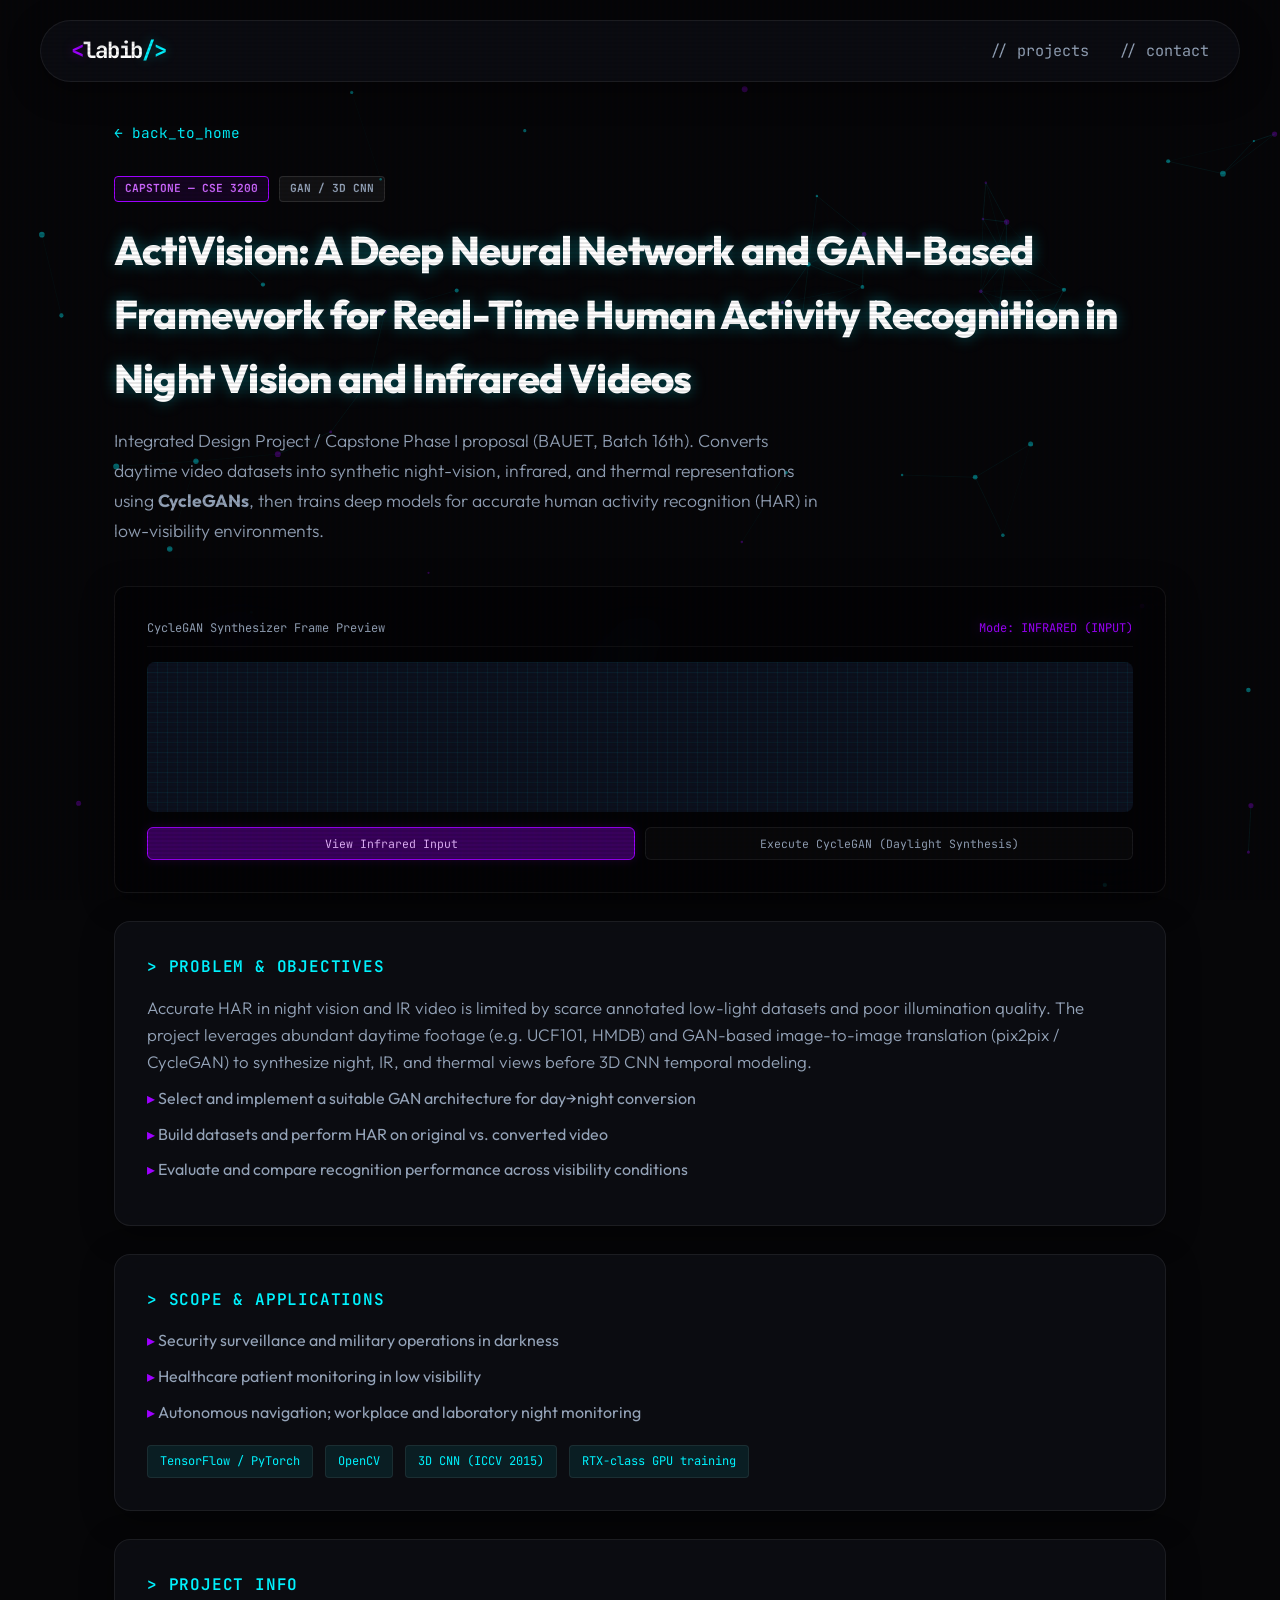
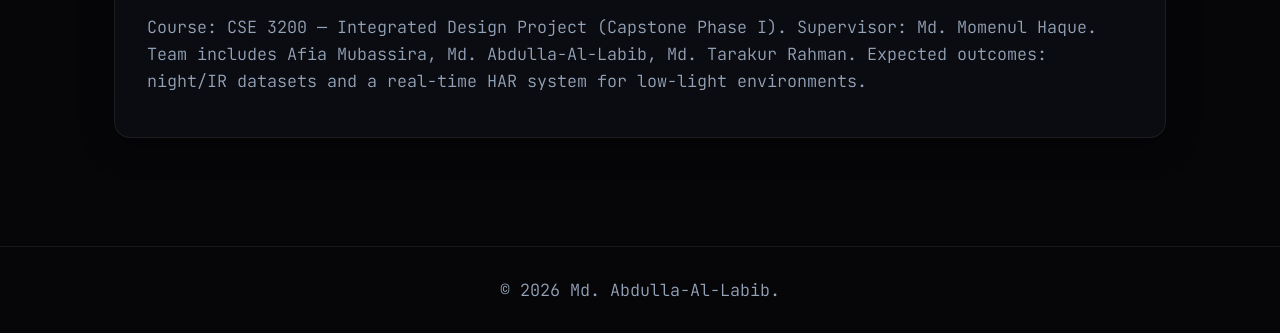
<file: activision.html>
<!DOCTYPE html>
<html lang="en">
<head>
    <meta charset="UTF-8">
    <meta name="viewport" content="width=device-width, initial-scale=1.0">
    <title>ActiVision | Md. Abdulla-Al-Labib</title>
    <link rel="preconnect" href="https://fonts.googleapis.com">
    <link rel="preconnect" href="https://fonts.gstatic.com" crossorigin>
    <link href="https://fonts.googleapis.com/css2?family=JetBrains+Mono:wght@300;400;500;700&family=Outfit:wght@300;400;500;600;700;800&display=swap" rel="stylesheet">
    <link rel="stylesheet" href="../style.css">
</head>
<body class="cyber-theme-dark">
    <canvas id="particle-canvas"></canvas>
    <div class="hologram-scanline"></div>

    <header class="main-header glass-card">
        <div class="header-container">
            <a href="../index.html" class="logo-text">
                <span class="neon-purple">&lt;</span>labib<span class="neon-teal">/&gt;</span>
            </a>
            <nav class="desktop-nav">
                <ul>
                    <li><a href="../index.html#research" class="nav-link">// projects</a></li>
                    <li><a href="../index.html#contact" class="nav-link">// contact</a></li>
                </ul>
            </nav>
        </div>
    </header>

    <main class="content-wrapper detail-page">
        <a href="../index.html#research" class="detail-back">← back_to_home</a>

        <div class="detail-hero">
            <div class="project-tags">
                <span class="tag purple">CAPSTONE — CSE 3200</span>
                <span class="tag">GAN / 3D CNN</span>
            </div>
            <h1 class="detail-title neon-glow-text">ActiVision: A Deep Neural Network and GAN-Based Framework for Real-Time Human Activity Recognition in Night Vision and Infrared Videos</h1>
            <p class="detail-lead">Integrated Design Project / Capstone Phase I proposal (BAUET, Batch 16th). Converts daytime video datasets into synthetic night-vision, infrared, and thermal representations using <strong>CycleGANs</strong>, then trains deep models for accurate human activity recognition (HAR) in low-visibility environments.</p>
        </div>

        <div class="cyclegan-sandbox detail-panel glass-card">
            <div class="sandbox-header font-mono">
                <span>CycleGAN Synthesizer Frame Preview</span>
                <span class="neon-purple" id="sandbox-mode-txt">Mode: INFRARED (INPUT)</span>
            </div>
            <div class="sandbox-display">
                <div class="frame-canvas ir-canvas active-frame" id="ir-frame">
                    <div class="thermal-grid"></div>
                    <svg viewBox="0 0 200 120" xmlns="http://www.w3.org/2000/svg">
                        <rect width="200" height="120" fill="#0c111e"/>
                        <circle cx="100" cy="60" r="25" fill="none" stroke="#ff3b30" stroke-width="1.5" stroke-dasharray="3 3"/>
                        <path d="M100,45 L100,65 L85,85 M100,65 L115,85 M100,50 L80,55 M100,50 L120,40" stroke="#ff5b5b" stroke-width="2" stroke-linecap="round" fill="none" opacity="0.8"/>
                        <circle cx="100" cy="40" r="4" fill="#ff5b5b" opacity="0.8"/>
                    </svg>
                </div>
                <div class="frame-canvas daylight-canvas" id="day-frame">
                    <svg viewBox="0 0 200 120" xmlns="http://www.w3.org/2000/svg">
                        <rect width="200" height="120" fill="#f0f4f8"/>
                        <path d="M100,45 L100,65 L85,85 M100,65 L115,85 M100,50 L80,55 M100,50 L120,40" stroke="#0052cc" stroke-width="2.5" stroke-linecap="round" fill="none"/>
                        <circle cx="100" cy="40" r="4.5" fill="#0052cc"/>
                        <path d="M70,105 L130,105" stroke="#333" stroke-width="1"/>
                    </svg>
                </div>
            </div>
            <div class="sandbox-controls font-mono">
                <button type="button" class="synth-btn active" id="btn-show-ir">View Infrared Input</button>
                <button type="button" class="synth-btn" id="btn-show-day">Execute CycleGAN (Daylight Synthesis)</button>
            </div>
        </div>

        <div class="detail-panel glass-card">
            <h2>&gt; PROBLEM &amp; OBJECTIVES</h2>
            <p>Accurate HAR in night vision and IR video is limited by scarce annotated low-light datasets and poor illumination quality. The project leverages abundant daytime footage (e.g. UCF101, HMDB) and GAN-based image-to-image translation (pix2pix / CycleGAN) to synthesize night, IR, and thermal views before 3D CNN temporal modeling.</p>
            <ul>
                <li>Select and implement a suitable GAN architecture for day→night conversion</li>
                <li>Build datasets and perform HAR on original vs. converted video</li>
                <li>Evaluate and compare recognition performance across visibility conditions</li>
            </ul>
        </div>

        <div class="detail-panel glass-card">
            <h2>&gt; SCOPE &amp; APPLICATIONS</h2>
            <ul>
                <li>Security surveillance and military operations in darkness</li>
                <li>Healthcare patient monitoring in low visibility</li>
                <li>Autonomous navigation; workplace and laboratory night monitoring</li>
            </ul>
            <div class="detail-meta-row font-mono">
                <span class="metric-badge">TensorFlow / PyTorch</span>
                <span class="metric-badge">OpenCV</span>
                <span class="metric-badge">3D CNN (ICCV 2015)</span>
                <span class="metric-badge">RTX-class GPU training</span>
            </div>
        </div>

        <div class="detail-panel glass-card font-mono">
            <h2>&gt; PROJECT INFO</h2>
            <p>Course: CSE 3200 — Integrated Design Project (Capstone Phase I). Supervisor: Md. Momenul Haque. Team includes Afia Mubassira, Md. Abdulla-Al-Labib, Md. Tarakur Rahman. Expected outcomes: night/IR datasets and a real-time HAR system for low-light environments.</p>
        </div>
    </main>

    <footer class="main-footer font-mono">
        <p>&copy; 2026 Md. Abdulla-Al-Labib.</p>
    </footer>
    <script src="../script.js"></script>
</body>
</html>
</file>
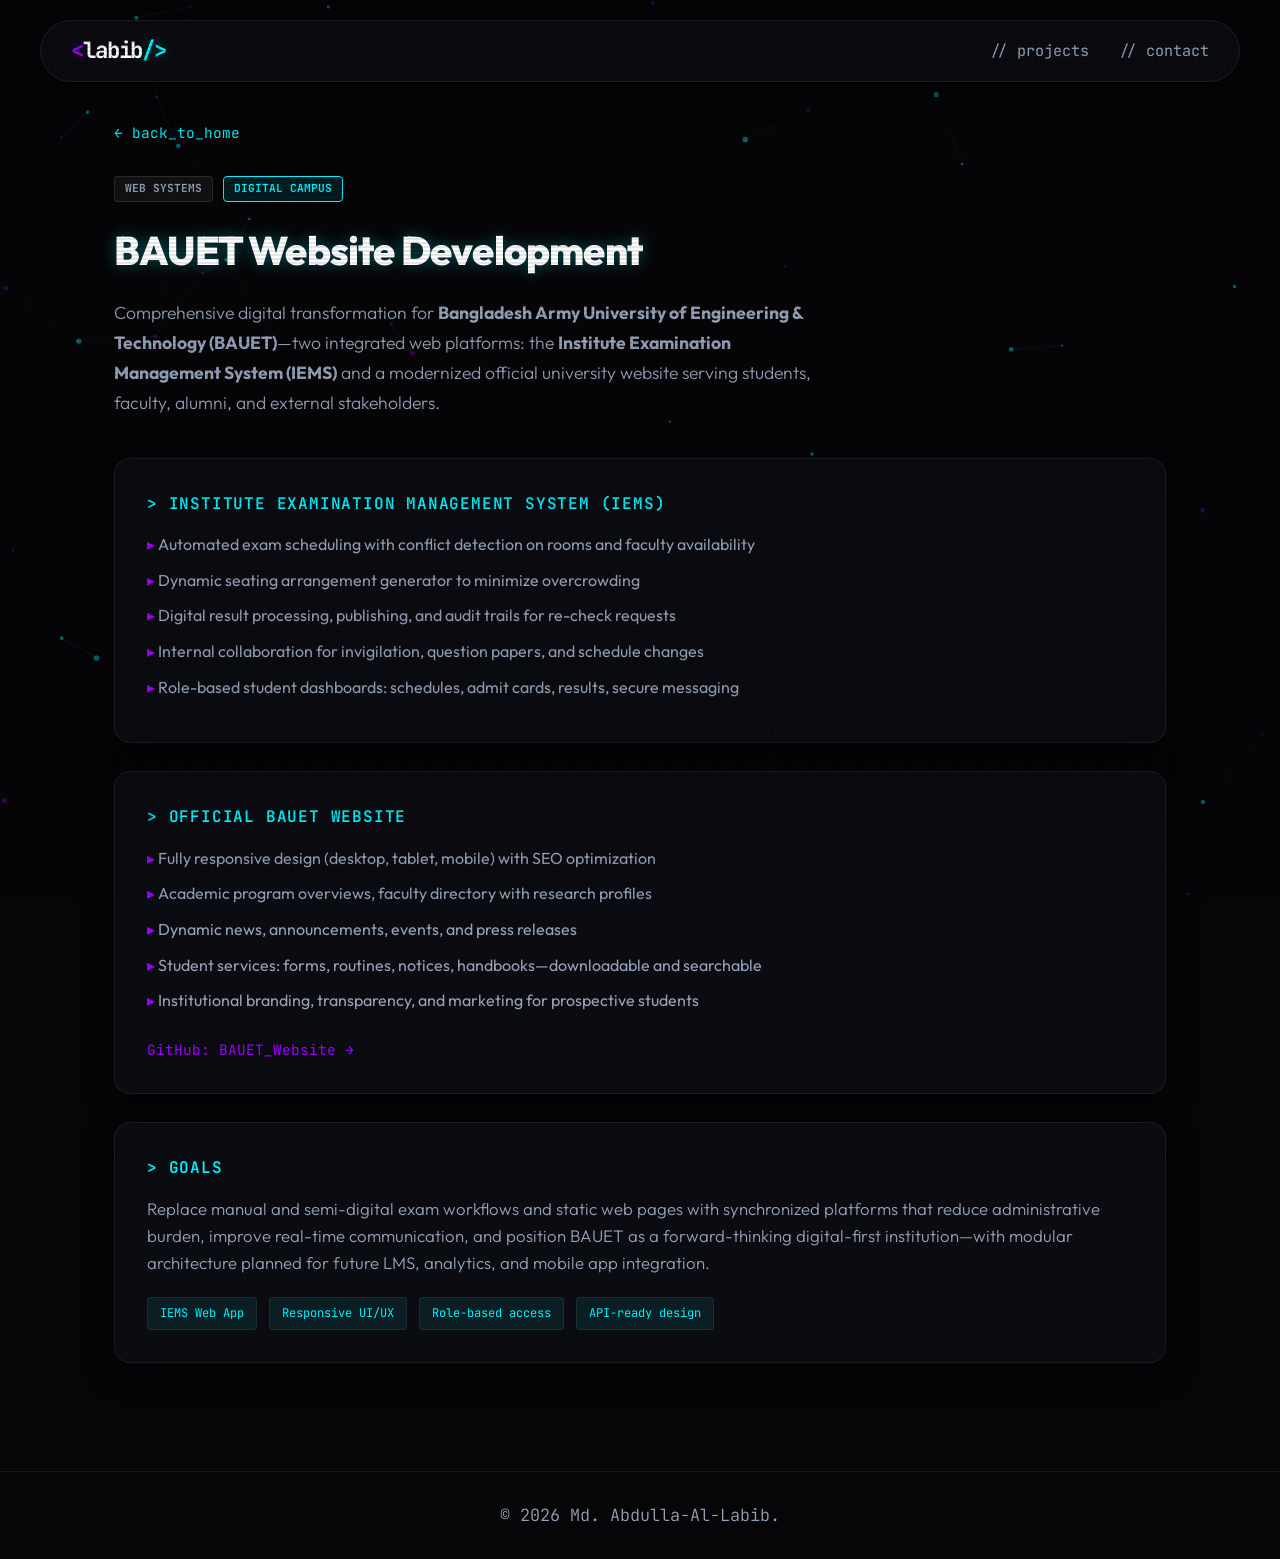
<file: bauet-website.html>
<!DOCTYPE html>
<html lang="en">
<head>
    <meta charset="UTF-8">
    <meta name="viewport" content="width=device-width, initial-scale=1.0">
    <title>BAUET Website Development | Md. Abdulla-Al-Labib</title>
    <link rel="preconnect" href="https://fonts.googleapis.com">
    <link rel="preconnect" href="https://fonts.gstatic.com" crossorigin>
    <link href="https://fonts.googleapis.com/css2?family=JetBrains+Mono:wght@300;400;500;700&family=Outfit:wght@300;400;500;600;700;800&display=swap" rel="stylesheet">
    <link rel="stylesheet" href="../style.css">
</head>
<body class="cyber-theme-dark">
    <canvas id="particle-canvas"></canvas>
    <div class="hologram-scanline"></div>

    <header class="main-header glass-card">
        <div class="header-container">
            <a href="../index.html" class="logo-text">
                <span class="neon-purple">&lt;</span>labib<span class="neon-teal">/&gt;</span>
            </a>
            <nav class="desktop-nav">
                <ul>
                    <li><a href="../index.html#research" class="nav-link">// projects</a></li>
                    <li><a href="../index.html#contact" class="nav-link">// contact</a></li>
                </ul>
            </nav>
        </div>
    </header>

    <main class="content-wrapper detail-page">
        <a href="../index.html#research" class="detail-back">← back_to_home</a>

        <div class="detail-hero">
            <div class="project-tags">
                <span class="tag">WEB SYSTEMS</span>
                <span class="tag teal">DIGITAL CAMPUS</span>
            </div>
            <h1 class="detail-title neon-glow-text">BAUET Website Development</h1>
            <p class="detail-lead">Comprehensive digital transformation for <strong>Bangladesh Army University of Engineering &amp; Technology (BAUET)</strong>—two integrated web platforms: the <strong>Institute Examination Management System (IEMS)</strong> and a modernized official university website serving students, faculty, alumni, and external stakeholders.</p>
        </div>

        <div class="detail-panel glass-card">
            <h2>&gt; INSTITUTE EXAMINATION MANAGEMENT SYSTEM (IEMS)</h2>
            <ul>
                <li>Automated exam scheduling with conflict detection on rooms and faculty availability</li>
                <li>Dynamic seating arrangement generator to minimize overcrowding</li>
                <li>Digital result processing, publishing, and audit trails for re-check requests</li>
                <li>Internal collaboration for invigilation, question papers, and schedule changes</li>
                <li>Role-based student dashboards: schedules, admit cards, results, secure messaging</li>
            </ul>
        </div>

        <div class="detail-panel glass-card">
            <h2>&gt; OFFICIAL BAUET WEBSITE</h2>
            <ul>
                <li>Fully responsive design (desktop, tablet, mobile) with SEO optimization</li>
                <li>Academic program overviews, faculty directory with research profiles</li>
                <li>Dynamic news, announcements, events, and press releases</li>
                <li>Student services: forms, routines, notices, handbooks—downloadable and searchable</li>
                <li>Institutional branding, transparency, and marketing for prospective students</li>
            </ul>
            <div class="detail-external-links">
                <a href="https://github.com/labibredoy/BAUET_Website" target="_blank" rel="noopener noreferrer">GitHub: BAUET_Website →</a>
            </div>
        </div>

        <div class="detail-panel glass-card">
            <h2>&gt; GOALS</h2>
            <p>Replace manual and semi-digital exam workflows and static web pages with synchronized platforms that reduce administrative burden, improve real-time communication, and position BAUET as a forward-thinking digital-first institution—with modular architecture planned for future LMS, analytics, and mobile app integration.</p>
            <div class="detail-meta-row font-mono">
                <span class="metric-badge">IEMS Web App</span>
                <span class="metric-badge">Responsive UI/UX</span>
                <span class="metric-badge">Role-based access</span>
                <span class="metric-badge">API-ready design</span>
            </div>
        </div>
    </main>

    <footer class="main-footer font-mono">
        <p>&copy; 2026 Md. Abdulla-Al-Labib.</p>
    </footer>
    <script src="../script.js"></script>
</body>
</html>
</file>
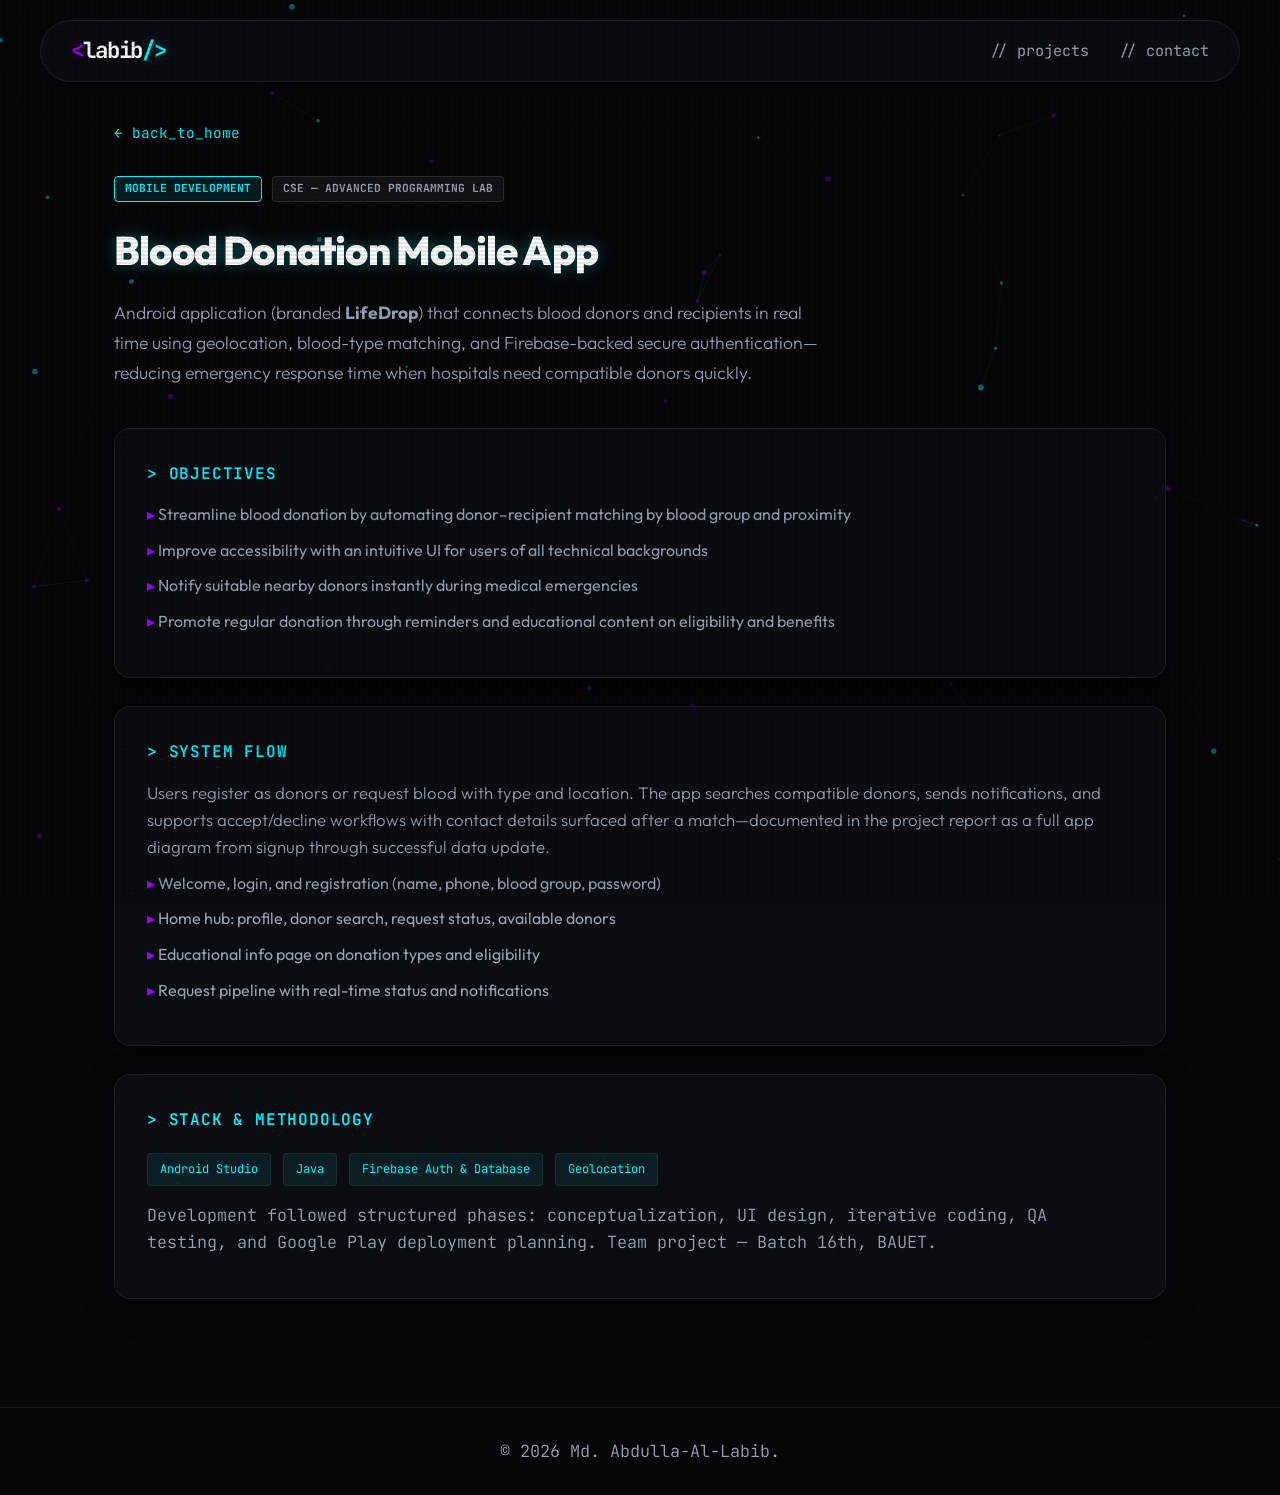
<file: blood-donation.html>
<!DOCTYPE html>
<html lang="en">
<head>
    <meta charset="UTF-8">
    <meta name="viewport" content="width=device-width, initial-scale=1.0">
    <title>Blood Donation Mobile App (LifeDrop) | Md. Abdulla-Al-Labib</title>
    <link rel="preconnect" href="https://fonts.googleapis.com">
    <link rel="preconnect" href="https://fonts.gstatic.com" crossorigin>
    <link href="https://fonts.googleapis.com/css2?family=JetBrains+Mono:wght@300;400;500;700&family=Outfit:wght@300;400;500;600;700;800&display=swap" rel="stylesheet">
    <link rel="stylesheet" href="../style.css">
</head>
<body class="cyber-theme-dark">
    <canvas id="particle-canvas"></canvas>
    <div class="hologram-scanline"></div>

    <header class="main-header glass-card">
        <div class="header-container">
            <a href="../index.html" class="logo-text">
                <span class="neon-purple">&lt;</span>labib<span class="neon-teal">/&gt;</span>
            </a>
            <nav class="desktop-nav">
                <ul>
                    <li><a href="../index.html#research" class="nav-link">// projects</a></li>
                    <li><a href="../index.html#contact" class="nav-link">// contact</a></li>
                </ul>
            </nav>
        </div>
    </header>

    <main class="content-wrapper detail-page">
        <a href="../index.html#research" class="detail-back">← back_to_home</a>

        <div class="detail-hero">
            <div class="project-tags">
                <span class="tag teal">MOBILE DEVELOPMENT</span>
                <span class="tag">CSE — ADVANCED PROGRAMMING LAB</span>
            </div>
            <h1 class="detail-title neon-glow-text">Blood Donation Mobile App</h1>
            <p class="detail-lead">Android application (branded <strong>LifeDrop</strong>) that connects blood donors and recipients in real time using geolocation, blood-type matching, and Firebase-backed secure authentication—reducing emergency response time when hospitals need compatible donors quickly.</p>
        </div>

        <div class="detail-panel glass-card">
            <h2>&gt; OBJECTIVES</h2>
            <ul>
                <li>Streamline blood donation by automating donor–recipient matching by blood group and proximity</li>
                <li>Improve accessibility with an intuitive UI for users of all technical backgrounds</li>
                <li>Notify suitable nearby donors instantly during medical emergencies</li>
                <li>Promote regular donation through reminders and educational content on eligibility and benefits</li>
            </ul>
        </div>

        <div class="detail-panel glass-card">
            <h2>&gt; SYSTEM FLOW</h2>
            <p>Users register as donors or request blood with type and location. The app searches compatible donors, sends notifications, and supports accept/decline workflows with contact details surfaced after a match—documented in the project report as a full app diagram from signup through successful data update.</p>
            <ul>
                <li>Welcome, login, and registration (name, phone, blood group, password)</li>
                <li>Home hub: profile, donor search, request status, available donors</li>
                <li>Educational info page on donation types and eligibility</li>
                <li>Request pipeline with real-time status and notifications</li>
            </ul>
        </div>

        <div class="detail-panel glass-card">
            <h2>&gt; STACK &amp; METHODOLOGY</h2>
            <div class="detail-meta-row font-mono">
                <span class="metric-badge">Android Studio</span>
                <span class="metric-badge">Java</span>
                <span class="metric-badge">Firebase Auth &amp; Database</span>
                <span class="metric-badge">Geolocation</span>
            </div>
            <p class="detail-meta-note font-mono" style="margin-top:16px;color:var(--text-muted);">Development followed structured phases: conceptualization, UI design, iterative coding, QA testing, and Google Play deployment planning. Team project — Batch 16th, BAUET.</p>
        </div>
    </main>

    <footer class="main-footer font-mono">
        <p>&copy; 2026 Md. Abdulla-Al-Labib.</p>
    </footer>
    <script src="../script.js"></script>
</body>
</html>
</file>
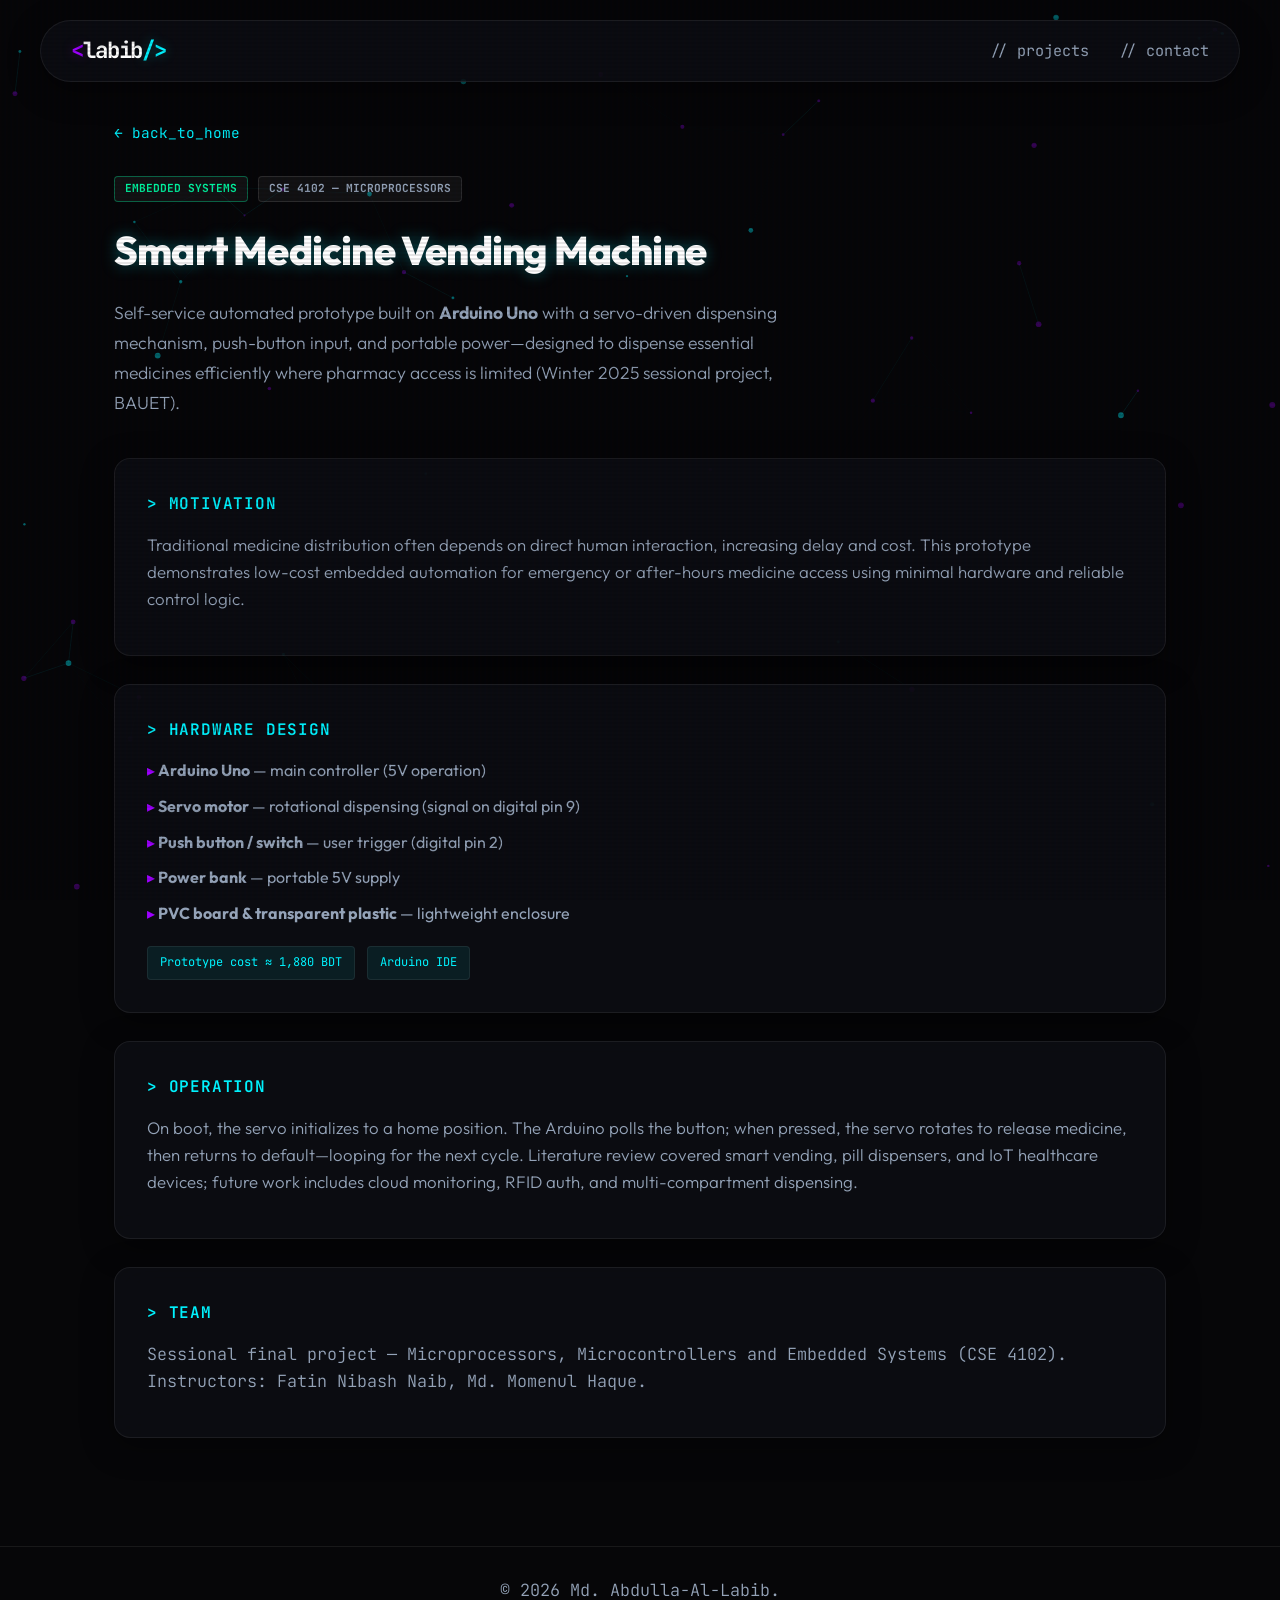
<file: medicine-vending-machine.html>
<!DOCTYPE html>
<html lang="en">
<head>
    <meta charset="UTF-8">
    <meta name="viewport" content="width=device-width, initial-scale=1.0">
    <title>Medicine Vending Machine | Md. Abdulla-Al-Labib</title>
    <link rel="preconnect" href="https://fonts.googleapis.com">
    <link rel="preconnect" href="https://fonts.gstatic.com" crossorigin>
    <link href="https://fonts.googleapis.com/css2?family=JetBrains+Mono:wght@300;400;500;700&family=Outfit:wght@300;400;500;600;700;800&display=swap" rel="stylesheet">
    <link rel="stylesheet" href="../style.css">
</head>
<body class="cyber-theme-dark">
    <canvas id="particle-canvas"></canvas>
    <div class="hologram-scanline"></div>

    <header class="main-header glass-card">
        <div class="header-container">
            <a href="../index.html" class="logo-text">
                <span class="neon-purple">&lt;</span>labib<span class="neon-teal">/&gt;</span>
            </a>
            <nav class="desktop-nav">
                <ul>
                    <li><a href="../index.html#research" class="nav-link">// projects</a></li>
                    <li><a href="../index.html#contact" class="nav-link">// contact</a></li>
                </ul>
            </nav>
        </div>
    </header>

    <main class="content-wrapper detail-page">
        <a href="../index.html#research" class="detail-back">← back_to_home</a>

        <div class="detail-hero">
            <div class="project-tags">
                <span class="tag emerald">EMBEDDED SYSTEMS</span>
                <span class="tag">CSE 4102 — MICROPROCESSORS</span>
            </div>
            <h1 class="detail-title neon-glow-text">Smart Medicine Vending Machine</h1>
            <p class="detail-lead">Self-service automated prototype built on <strong>Arduino Uno</strong> with a servo-driven dispensing mechanism, push-button input, and portable power—designed to dispense essential medicines efficiently where pharmacy access is limited (Winter 2025 sessional project, BAUET).</p>
        </div>

        <div class="detail-panel glass-card">
            <h2>&gt; MOTIVATION</h2>
            <p>Traditional medicine distribution often depends on direct human interaction, increasing delay and cost. This prototype demonstrates low-cost embedded automation for emergency or after-hours medicine access using minimal hardware and reliable control logic.</p>
        </div>

        <div class="detail-panel glass-card">
            <h2>&gt; HARDWARE DESIGN</h2>
            <ul>
                <li><strong>Arduino Uno</strong> — main controller (5V operation)</li>
                <li><strong>Servo motor</strong> — rotational dispensing (signal on digital pin 9)</li>
                <li><strong>Push button / switch</strong> — user trigger (digital pin 2)</li>
                <li><strong>Power bank</strong> — portable 5V supply</li>
                <li><strong>PVC board &amp; transparent plastic</strong> — lightweight enclosure</li>
            </ul>
            <div class="detail-meta-row font-mono">
                <span class="metric-badge">Prototype cost ≈ 1,880 BDT</span>
                <span class="metric-badge">Arduino IDE</span>
            </div>
        </div>

        <div class="detail-panel glass-card">
            <h2>&gt; OPERATION</h2>
            <p>On boot, the servo initializes to a home position. The Arduino polls the button; when pressed, the servo rotates to release medicine, then returns to default—looping for the next cycle. Literature review covered smart vending, pill dispensers, and IoT healthcare devices; future work includes cloud monitoring, RFID auth, and multi-compartment dispensing.</p>
        </div>

        <div class="detail-panel glass-card font-mono">
            <h2>&gt; TEAM</h2>
            <p>Sessional final project — Microprocessors, Microcontrollers and Embedded Systems (CSE 4102). Instructors: Fatin Nibash Naib, Md. Momenul Haque.</p>
        </div>
    </main>

    <footer class="main-footer font-mono">
        <p>&copy; 2026 Md. Abdulla-Al-Labib.</p>
    </footer>
    <script src="../script.js"></script>
</body>
</html>
</file>
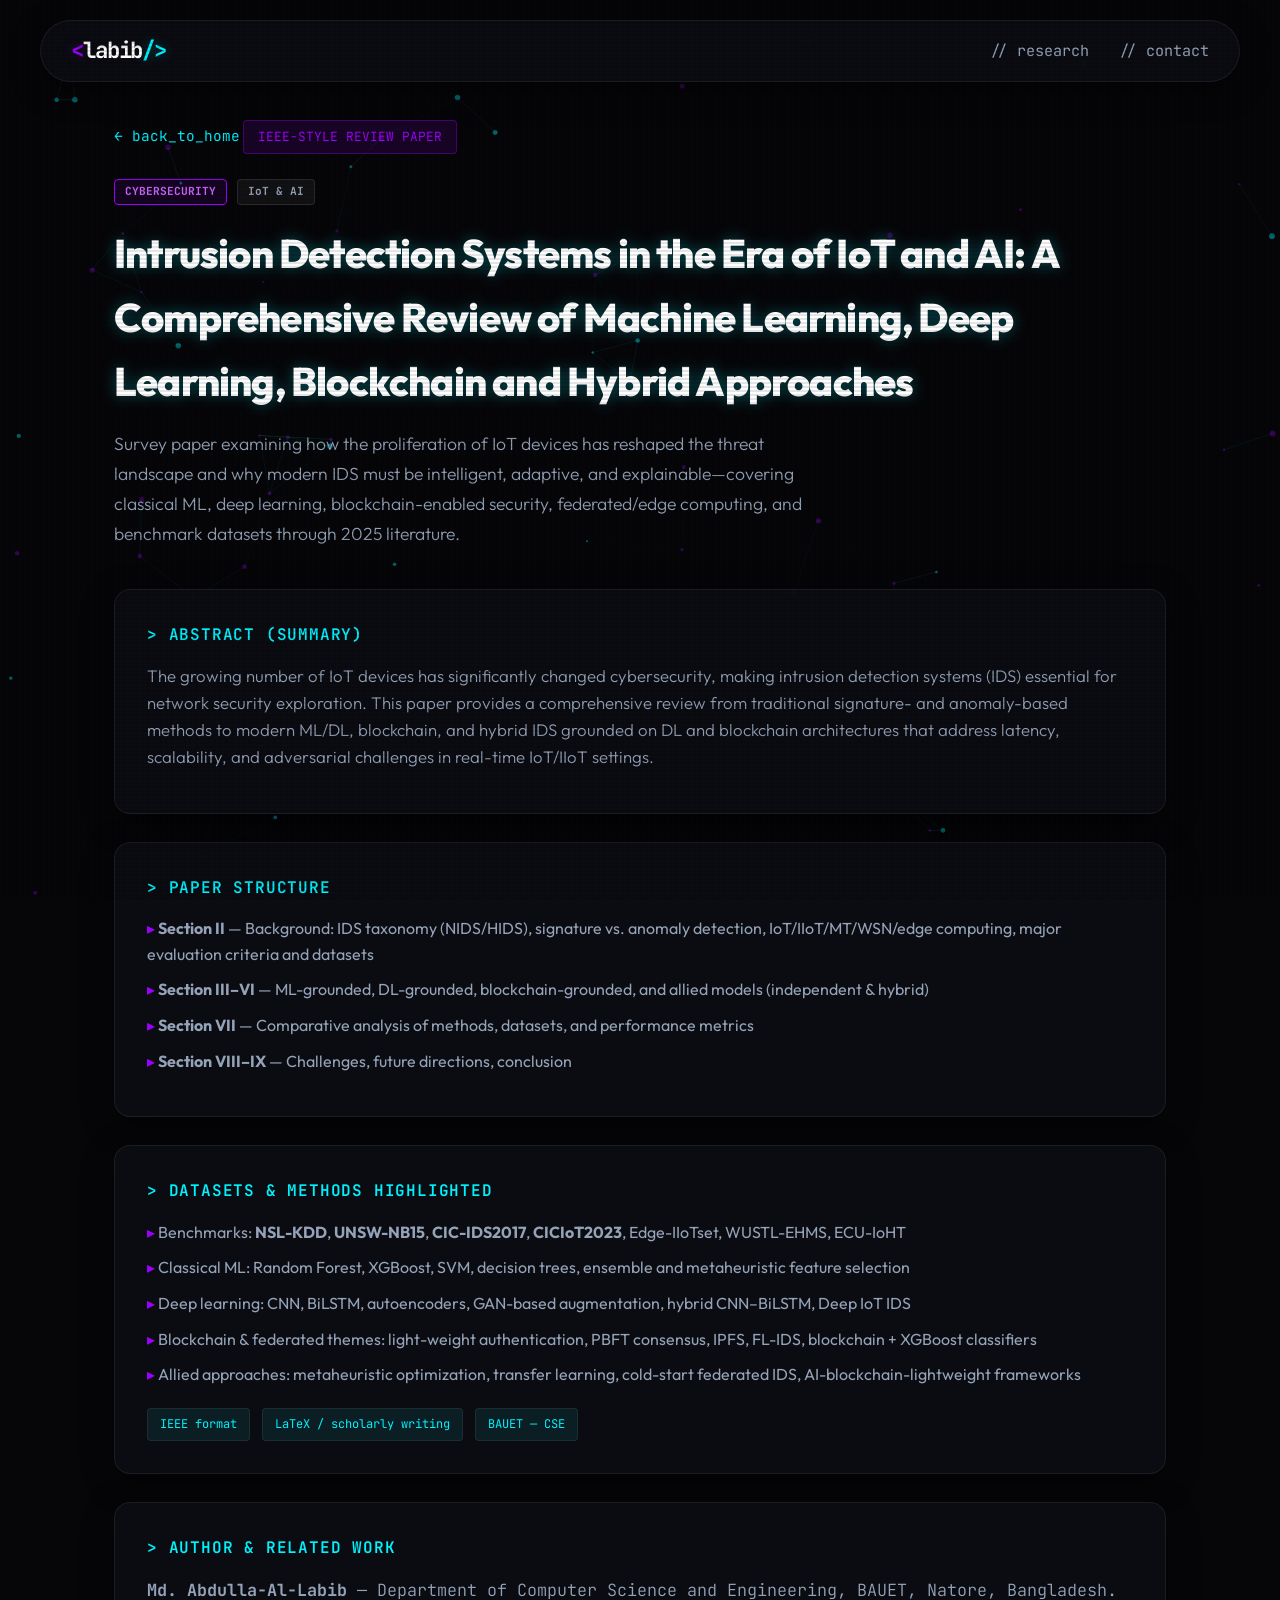
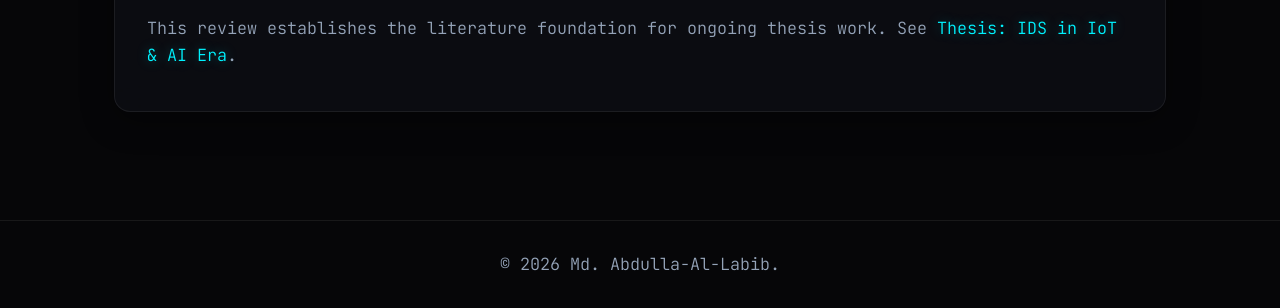
<file: review-paper.html>
<!DOCTYPE html>
<html lang="en">
<head>
    <meta charset="UTF-8">
    <meta name="viewport" content="width=device-width, initial-scale=1.0">
    <title>IDS Review Paper (IEEE) | Md. Abdulla-Al-Labib</title>
    <link rel="preconnect" href="https://fonts.googleapis.com">
    <link rel="preconnect" href="https://fonts.gstatic.com" crossorigin>
    <link href="https://fonts.googleapis.com/css2?family=JetBrains+Mono:wght@300;400;500;700&family=Outfit:wght@300;400;500;600;700;800&display=swap" rel="stylesheet">
    <link rel="stylesheet" href="../style.css">
</head>
<body class="cyber-theme-dark">
    <canvas id="particle-canvas"></canvas>
    <div class="hologram-scanline"></div>

    <header class="main-header glass-card">
        <div class="header-container">
            <a href="../index.html" class="logo-text">
                <span class="neon-purple">&lt;</span>labib<span class="neon-teal">/&gt;</span>
            </a>
            <nav class="desktop-nav">
                <ul>
                    <li><a href="../index.html#research" class="nav-link">// research</a></li>
                    <li><a href="../index.html#contact" class="nav-link">// contact</a></li>
                </ul>
            </nav>
        </div>
    </header>

    <main class="content-wrapper detail-page">
        <a href="../index.html#research" class="detail-back">← back_to_home</a>

        <span class="detail-status">IEEE-STYLE REVIEW PAPER</span>
        <div class="detail-hero">
            <div class="project-tags">
                <span class="tag purple">CYBERSECURITY</span>
                <span class="tag">IoT &amp; AI</span>
            </div>
            <h1 class="detail-title neon-glow-text">Intrusion Detection Systems in the Era of IoT and AI: A Comprehensive Review of Machine Learning, Deep Learning, Blockchain and Hybrid Approaches</h1>
            <p class="detail-lead">Survey paper examining how the proliferation of IoT devices has reshaped the threat landscape and why modern IDS must be intelligent, adaptive, and explainable—covering classical ML, deep learning, blockchain-enabled security, federated/edge computing, and benchmark datasets through 2025 literature.</p>
        </div>

        <div class="detail-panel glass-card">
            <h2>&gt; ABSTRACT (SUMMARY)</h2>
            <p>The growing number of IoT devices has significantly changed cybersecurity, making intrusion detection systems (IDS) essential for network security exploration. This paper provides a comprehensive review from traditional signature- and anomaly-based methods to modern ML/DL, blockchain, and hybrid IDS grounded on DL and blockchain architectures that address latency, scalability, and adversarial challenges in real-time IoT/IIoT settings.</p>
        </div>

        <div class="detail-panel glass-card">
            <h2>&gt; PAPER STRUCTURE</h2>
            <ul>
                <li><strong>Section II</strong> — Background: IDS taxonomy (NIDS/HIDS), signature vs. anomaly detection, IoT/IIoT/MT/WSN/edge computing, major evaluation criteria and datasets</li>
                <li><strong>Section III–VI</strong> — ML-grounded, DL-grounded, blockchain-grounded, and allied models (independent &amp; hybrid)</li>
                <li><strong>Section VII</strong> — Comparative analysis of methods, datasets, and performance metrics</li>
                <li><strong>Section VIII–IX</strong> — Challenges, future directions, conclusion</li>
            </ul>
        </div>

        <div class="detail-panel glass-card">
            <h2>&gt; DATASETS &amp; METHODS HIGHLIGHTED</h2>
            <ul>
                <li>Benchmarks: <strong>NSL-KDD</strong>, <strong>UNSW-NB15</strong>, <strong>CIC-IDS2017</strong>, <strong>CICIoT2023</strong>, Edge-IIoTset, WUSTL-EHMS, ECU-IoHT</li>
                <li>Classical ML: Random Forest, XGBoost, SVM, decision trees, ensemble and metaheuristic feature selection</li>
                <li>Deep learning: CNN, BiLSTM, autoencoders, GAN-based augmentation, hybrid CNN–BiLSTM, Deep IoT IDS</li>
                <li>Blockchain &amp; federated themes: light-weight authentication, PBFT consensus, IPFS, FL-IDS, blockchain + XGBoost classifiers</li>
                <li>Allied approaches: metaheuristic optimization, transfer learning, cold-start federated IDS, AI-blockchain-lightweight frameworks</li>
            </ul>
            <div class="detail-meta-row font-mono">
                <span class="metric-badge">IEEE format</span>
                <span class="metric-badge">LaTeX / scholarly writing</span>
                <span class="metric-badge">BAUET — CSE</span>
            </div>
        </div>

        <div class="detail-panel glass-card font-mono">
            <h2>&gt; AUTHOR &amp; RELATED WORK</h2>
            <p><strong>Md. Abdulla-Al-Labib</strong> — Department of Computer Science and Engineering, BAUET, Natore, Bangladesh.</p>
            <p style="margin-top:12px;">This review establishes the literature foundation for ongoing thesis work. See <a href="thesis-ids.html" class="neon-teal">Thesis: IDS in IoT &amp; AI Era</a>.</p>
        </div>
    </main>

    <footer class="main-footer font-mono">
        <p>&copy; 2026 Md. Abdulla-Al-Labib.</p>
    </footer>
    <script src="../script.js"></script>
</body>
</html>
</file>
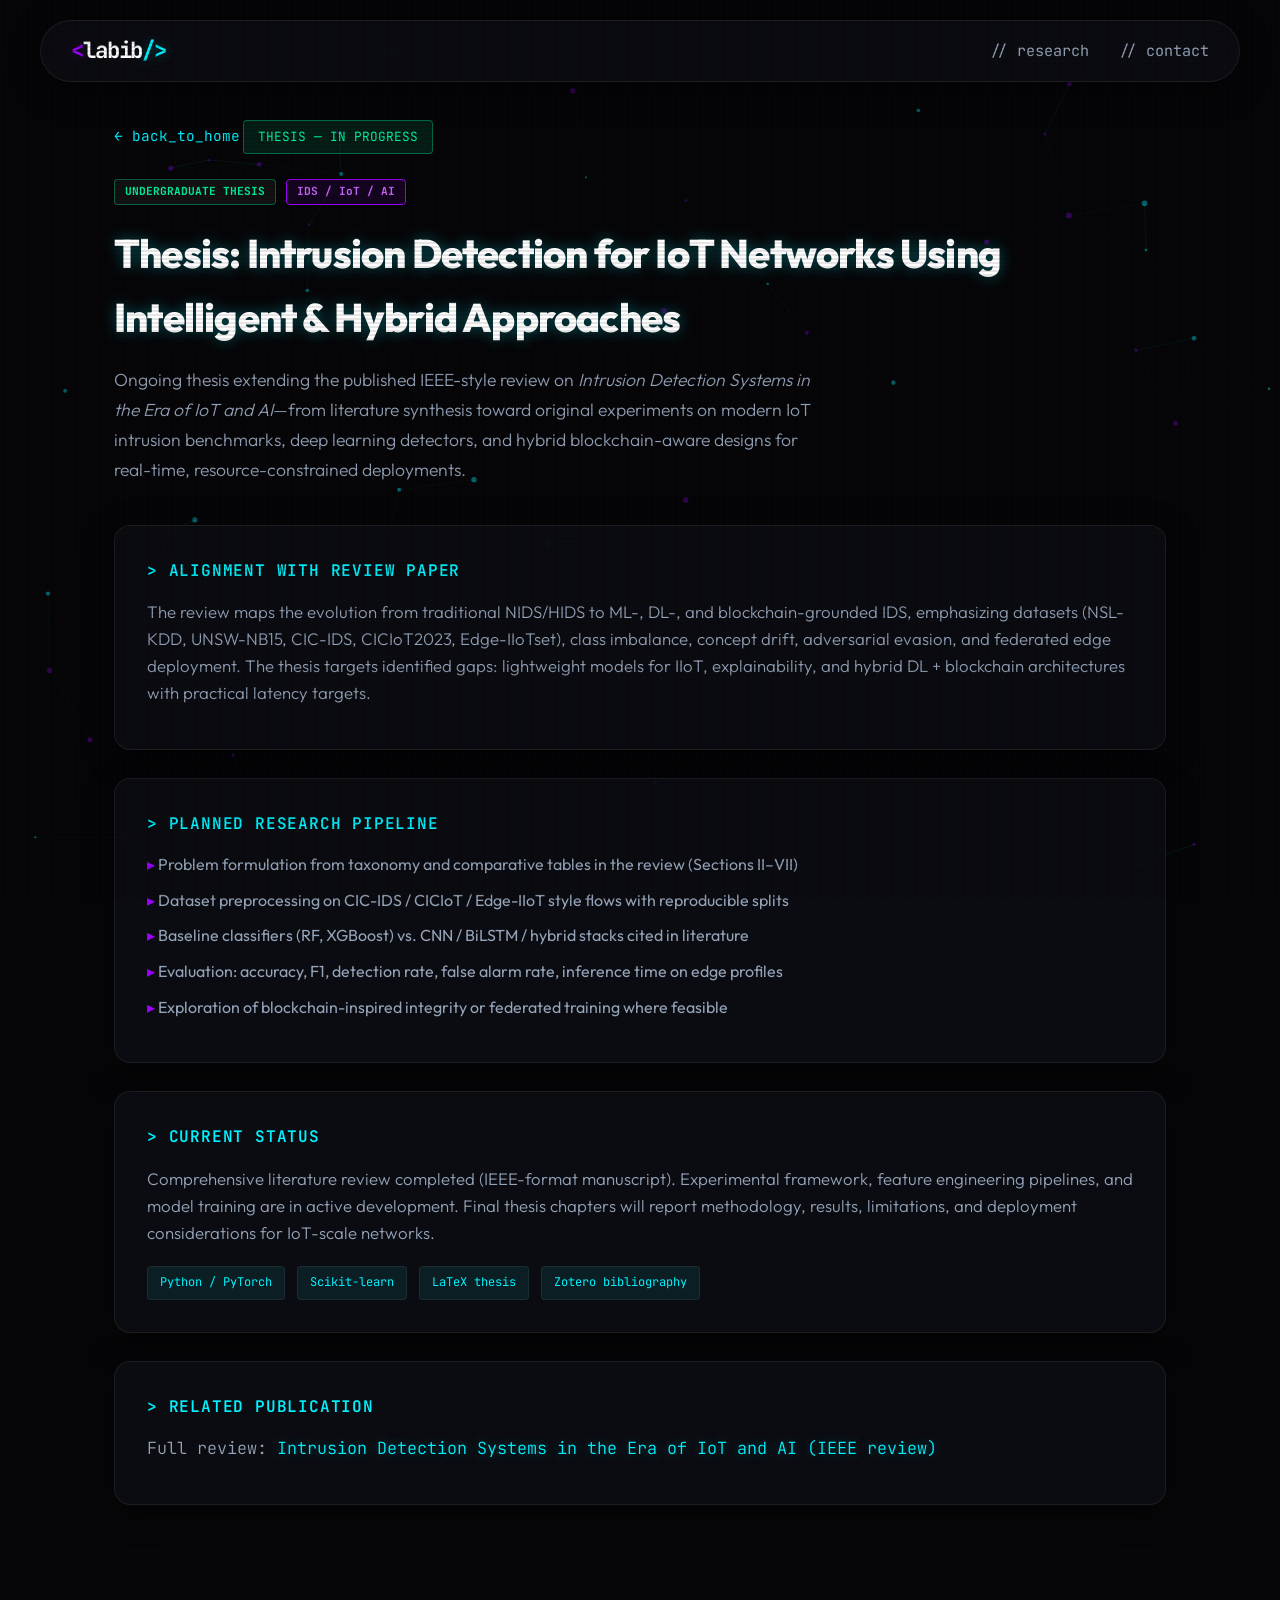
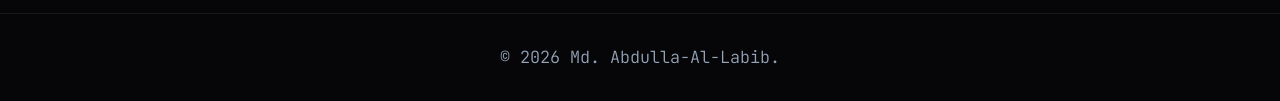
<file: thesis-ids.html>
<!DOCTYPE html>
<html lang="en">
<head>
    <meta charset="UTF-8">
    <meta name="viewport" content="width=device-width, initial-scale=1.0">
    <title>Thesis: IDS Research | Md. Abdulla-Al-Labib</title>
    <link rel="preconnect" href="https://fonts.googleapis.com">
    <link rel="preconnect" href="https://fonts.gstatic.com" crossorigin>
    <link href="https://fonts.googleapis.com/css2?family=JetBrains+Mono:wght@300;400;500;700&family=Outfit:wght@300;400;500;600;700;800&display=swap" rel="stylesheet">
    <link rel="stylesheet" href="../style.css">
</head>
<body class="cyber-theme-dark">
    <canvas id="particle-canvas"></canvas>
    <div class="hologram-scanline"></div>

    <header class="main-header glass-card">
        <div class="header-container">
            <a href="../index.html" class="logo-text">
                <span class="neon-purple">&lt;</span>labib<span class="neon-teal">/&gt;</span>
            </a>
            <nav class="desktop-nav">
                <ul>
                    <li><a href="../index.html#research" class="nav-link">// research</a></li>
                    <li><a href="../index.html#contact" class="nav-link">// contact</a></li>
                </ul>
            </nav>
        </div>
    </header>

    <main class="content-wrapper detail-page">
        <a href="../index.html#research" class="detail-back">← back_to_home</a>

        <span class="detail-status detail-status--wip">THESIS — IN PROGRESS</span>
        <div class="detail-hero">
            <div class="project-tags">
                <span class="tag emerald">UNDERGRADUATE THESIS</span>
                <span class="tag purple">IDS / IoT / AI</span>
            </div>
            <h1 class="detail-title neon-glow-text">Thesis: Intrusion Detection for IoT Networks Using Intelligent &amp; Hybrid Approaches</h1>
            <p class="detail-lead">Ongoing thesis extending the published IEEE-style review on <em>Intrusion Detection Systems in the Era of IoT and AI</em>—from literature synthesis toward original experiments on modern IoT intrusion benchmarks, deep learning detectors, and hybrid blockchain-aware designs for real-time, resource-constrained deployments.</p>
        </div>

        <div class="detail-panel glass-card">
            <h2>&gt; ALIGNMENT WITH REVIEW PAPER</h2>
            <p>The review maps the evolution from traditional NIDS/HIDS to ML-, DL-, and blockchain-grounded IDS, emphasizing datasets (NSL-KDD, UNSW-NB15, CIC-IDS, CICIoT2023, Edge-IIoTset), class imbalance, concept drift, adversarial evasion, and federated edge deployment. The thesis targets identified gaps: lightweight models for IIoT, explainability, and hybrid DL + blockchain architectures with practical latency targets.</p>
        </div>

        <div class="detail-panel glass-card">
            <h2>&gt; PLANNED RESEARCH PIPELINE</h2>
            <ul>
                <li>Problem formulation from taxonomy and comparative tables in the review (Sections II–VII)</li>
                <li>Dataset preprocessing on CIC-IDS / CICIoT / Edge-IIoT style flows with reproducible splits</li>
                <li>Baseline classifiers (RF, XGBoost) vs. CNN / BiLSTM / hybrid stacks cited in literature</li>
                <li>Evaluation: accuracy, F1, detection rate, false alarm rate, inference time on edge profiles</li>
                <li>Exploration of blockchain-inspired integrity or federated training where feasible</li>
            </ul>
        </div>

        <div class="detail-panel glass-card">
            <h2>&gt; CURRENT STATUS</h2>
            <p>Comprehensive literature review completed (IEEE-format manuscript). Experimental framework, feature engineering pipelines, and model training are in active development. Final thesis chapters will report methodology, results, limitations, and deployment considerations for IoT-scale networks.</p>
            <div class="detail-meta-row font-mono">
                <span class="metric-badge">Python / PyTorch</span>
                <span class="metric-badge">Scikit-learn</span>
                <span class="metric-badge">LaTeX thesis</span>
                <span class="metric-badge">Zotero bibliography</span>
            </div>
        </div>

        <div class="detail-panel glass-card font-mono">
            <h2>&gt; RELATED PUBLICATION</h2>
            <p>Full review: <a href="review-paper.html" class="neon-teal">Intrusion Detection Systems in the Era of IoT and AI (IEEE review)</a></p>
        </div>
    </main>

    <footer class="main-footer font-mono">
        <p>&copy; 2026 Md. Abdulla-Al-Labib.</p>
    </footer>
    <script src="../script.js"></script>
</body>
</html>
</file>
<file: style.css>
/* ==========================================================================
   Md. Abdulla-Al-Labib - Premium Portfolio Stylesheet
   Design System: Glassmorphism & Cybernetic Neon Accentuation
   ========================================================================== */

/* --------------------------------------------------------------------------
   1. Design Tokens & Core Theme
   -------------------------------------------------------------------------- */
:root {
    /* Color System */
    --bg-darker: #060608;
    --bg-dark: #0E0F14;
    --bg-light-dark: #161821;
    --bg-glass: rgba(14, 15, 20, 0.75);
    
    --neon-teal: #00F2FE;
    --neon-teal-glow: rgba(0, 242, 254, 0.35);
    
    --neon-purple: #9E00FF;
    --neon-purple-glow: rgba(158, 0, 255, 0.35);
    
    --neon-emerald: #00F5A0;
    --neon-emerald-glow: rgba(0, 245, 160, 0.35);
    
    --neon-blue: #4FACFE;
    --neon-blue-glow: rgba(79, 172, 254, 0.35);
    
    --text-main: #E2E8F0;
    --text-muted: #94A3B8;
    --text-bright: #FFFFFF;
    
    --border-glass: rgba(255, 255, 255, 0.07);
    --border-active: rgba(0, 242, 254, 0.5);

    /* Fonts */
    --font-sans: 'Outfit', -apple-system, BlinkMacSystemFont, "Segoe UI", Roboto, sans-serif;
    --font-mono: 'JetBrains Mono', monospace;
    
    /* Animation Timings */
    --transition-smooth: all 0.35s cubic-bezier(0.25, 0.8, 0.25, 1);
    --transition-fast: all 0.2s cubic-bezier(0.4, 0, 0.2, 1);
}

/* Custom Themes (Matrix / Retro Easter Eggs) */
body.matrix-theme {
    --bg-darker: #020202;
    --bg-dark: #050805;
    --bg-light-dark: #0a120a;
    --neon-teal: #00FF3C;
    --neon-teal-glow: rgba(0, 255, 60, 0.4);
    --neon-purple: #00FF3C;
    --neon-purple-glow: rgba(0, 255, 60, 0.4);
    --neon-emerald: #00FF3C;
    --neon-emerald-glow: rgba(0, 255, 60, 0.4);
    --border-active: rgba(0, 255, 60, 0.6);
}

body.cyber-sunset {
    --bg-darker: #0d0614;
    --bg-dark: #12091c;
    --bg-light-dark: #221233;
    --neon-teal: #FF007F;
    --neon-teal-glow: rgba(255, 0, 127, 0.4);
    --neon-purple: #FF5E36;
    --neon-purple-glow: rgba(255, 94, 54, 0.4);
    --neon-emerald: #FEB47B;
    --neon-emerald-glow: rgba(254, 180, 123, 0.4);
    --border-active: rgba(255, 0, 127, 0.6);
}

/* --------------------------------------------------------------------------
   2. Reset & Typography
   -------------------------------------------------------------------------- */
* {
    margin: 0;
    padding: 0;
    box-sizing: border-box;
    scroll-behavior: smooth;
}

body {
    background-color: var(--bg-darker);
    color: var(--text-main);
    font-family: var(--font-sans);
    line-height: 1.6;
    overflow-x: hidden;
    position: relative;
    min-height: 100vh;
}

/* Particle Background Setup */
#particle-canvas {
    position: fixed;
    top: 0;
    left: 0;
    width: 100%;
    height: 100%;
    z-index: 0;
    pointer-events: none;
}

/* Hologram Scanning Line overlay */
.hologram-scanline {
    position: fixed;
    top: 0;
    left: 0;
    width: 100%;
    height: 100%;
    background: linear-gradient(
        rgba(18, 16, 16, 0) 50%, 
        rgba(0, 0, 0, 0.25) 50%
    ), linear-gradient(
        90deg,
        rgba(255, 0, 0, 0.03),
        rgba(0, 255, 0, 0.01),
        rgba(0, 0, 255, 0.03)
    );
    background-size: 100% 4px, 6px 100%;
    z-index: 9999;
    pointer-events: none;
    opacity: 0.4;
}

/* Typography styles */
h1, h2, h3, h4, h5, h6 {
    font-weight: 600;
    color: var(--text-bright);
    letter-spacing: -0.02em;
}

p {
    font-size: 1.05rem;
    font-weight: 300;
}

a {
    color: var(--neon-teal);
    text-decoration: none;
    transition: var(--transition-fast);
}

a:hover {
    color: var(--text-bright);
}

/* Custom Scrollbars */
::-webkit-scrollbar {
    width: 8px;
    height: 8px;
}

::-webkit-scrollbar-track {
    background: var(--bg-darker);
}

::-webkit-scrollbar-thumb {
    background: var(--bg-light-dark);
    border-radius: 4px;
    border: 1px solid var(--border-glass);
}

::-webkit-scrollbar-thumb:hover {
    background: var(--neon-teal-glow);
    border-color: var(--neon-teal);
}

/* --------------------------------------------------------------------------
   3. Premium Structural Utilities (Glassmorphism & Neon Shadows)
   -------------------------------------------------------------------------- */
.glass-card {
    background: var(--bg-glass);
    backdrop-filter: blur(18px) saturate(180%);
    -webkit-backdrop-filter: blur(18px) saturate(180%);
    border: 1px solid var(--border-glass);
    border-radius: 16px;
    box-shadow: 0 8px 32px 0 rgba(0, 0, 0, 0.4);
    position: relative;
    overflow: hidden;
    transition: var(--transition-smooth);
}

.glass-card:hover {
    border-color: rgba(255, 255, 255, 0.15);
    box-shadow: 0 12px 48px 0 rgba(0, 0, 0, 0.6);
}

.card-glow {
    position: absolute;
    top: 0;
    left: 0;
    width: 100%;
    height: 100%;
    background: radial-gradient(800px circle at var(--mouse-x, 0) var(--mouse-y, 0), rgba(255, 255, 255, 0.05), transparent 40%);
    z-index: 1;
    pointer-events: none;
}

/* Text glow utilities */
.neon-glow-text {
    text-shadow: 0 0 15px var(--neon-teal-glow);
}

.neon-purple { color: var(--neon-purple); text-shadow: 0 0 12px var(--neon-purple-glow); }
.neon-teal { color: var(--neon-teal); text-shadow: 0 0 12px var(--neon-teal-glow); }
.neon-emerald { color: var(--neon-emerald); text-shadow: 0 0 12px var(--neon-emerald-glow); }
.neon-blue { color: var(--neon-blue); text-shadow: 0 0 12px var(--neon-blue-glow); }

/* Spacing layout wrapper */
.content-wrapper {
    max-width: 1200px;
    margin: 0 auto;
    padding: 100px 24px 40px;
    position: relative;
    z-index: 1;
}

/* --------------------------------------------------------------------------
   4. Header & Navigation Menu
   -------------------------------------------------------------------------- */
.main-header {
    position: fixed;
    top: 20px;
    left: 50%;
    transform: translateX(-50%);
    width: calc(100% - 48px);
    max-width: 1200px;
    z-index: 1000;
    border-radius: 50px;
    padding: 12px 30px;
    transition: var(--transition-smooth);
}

.main-header.scrolled {
    background: rgba(10, 11, 15, 0.9);
    border-color: rgba(255, 255, 255, 0.1);
    box-shadow: 0 8px 30px rgba(0, 0, 0, 0.8), 0 0 15px rgba(0, 242, 254, 0.05);
}

.header-container {
    display: flex;
    justify-content: space-between;
    align-items: center;
}

.logo-text {
    font-family: var(--font-mono);
    font-size: 1.4rem;
    font-weight: 700;
    letter-spacing: -0.05em;
    color: var(--text-bright);
}

.desktop-nav ul {
    display: flex;
    list-style: none;
    gap: 30px;
}

.nav-link {
    font-family: var(--font-mono);
    font-size: 0.95rem;
    color: var(--text-muted);
    font-weight: 400;
    position: relative;
    padding: 6px 0;
}

.nav-link:hover, .nav-link.active {
    color: var(--neon-teal);
    text-shadow: 0 0 8px var(--neon-teal-glow);
}

/* Mobile nav toggle button */
.mobile-nav-toggle {
    display: none;
    flex-direction: column;
    justify-content: space-around;
    width: 24px;
    height: 18px;
    background: transparent;
    border: none;
    cursor: pointer;
}

.mobile-nav-toggle .bar {
    width: 100%;
    height: 2px;
    background-color: var(--text-main);
    transition: var(--transition-smooth);
}

/* --------------------------------------------------------------------------
   5. Hero Section (Profile Card & Info Console)
   -------------------------------------------------------------------------- */
.hero-section {
    padding: 40px 0;
}

.hero-grid {
    display: grid;
    grid-template-columns: 1.1fr 1.3fr;
    gap: 30px;
    align-items: stretch;
}

/* Profile Card Styling */
.profile-card {
    padding: 40px;
    display: flex;
    flex-direction: column;
    align-items: center;
    text-align: center;
    border-bottom: 3px solid var(--neon-teal);
}

.profile-avatar-container {
    position: relative;
    margin-bottom: 25px;
}

.avatar-wrapper {
    width: 150px;
    height: 150px;
    border-radius: 50%;
    overflow: hidden;
    border: 3px stroke var(--neon-teal);
    box-shadow: 0 0 25px var(--neon-teal-glow);
    background: var(--bg-darker);
    display: flex;
    align-items: center;
    justify-content: center;
}

.profile-img {
    width: 100%;
    height: 100%;
    object-fit: cover;
}

.svg-avatar {
    width: 100%;
    height: 100%;
}

.status-badge {
    position: absolute;
    bottom: -5px;
    left: 50%;
    transform: translateX(-50%);
    background: var(--bg-dark);
    border: 1px solid var(--neon-emerald);
    padding: 4px 12px;
    border-radius: 20px;
    display: flex;
    align-items: center;
    gap: 6px;
    box-shadow: 0 4px 10px rgba(0, 0, 0, 0.4);
}

.status-indicator-dot {
    width: 8px;
    height: 8px;
    border-radius: 50%;
    background-color: var(--neon-emerald);
    box-shadow: 0 0 8px var(--neon-emerald-glow);
    animation: blink-anim 1.5s infinite;
}

.status-text {
    font-family: var(--font-mono);
    font-size: 0.75rem;
    font-weight: 700;
    color: var(--neon-emerald);
}

.dev-name {
    font-size: 2.1rem;
    font-weight: 800;
    margin-bottom: 8px;
}

.dev-tagline {
    font-family: var(--font-mono);
    color: var(--neon-teal);
    font-size: 1rem;
    margin-bottom: 30px;
}

.meta-item-group {
    width: 100%;
    display: flex;
    flex-direction: column;
    gap: 15px;
    text-align: left;
    margin-bottom: 30px;
    background: rgba(255, 255, 255, 0.02);
    padding: 20px;
    border-radius: 12px;
    border: 1px solid rgba(255, 255, 255, 0.03);
}

.meta-item {
    display: flex;
    align-items: center;
    gap: 12px;
}

.meta-icon {
    font-size: 1.1rem;
}

.meta-label {
    font-size: 0.95rem;
    color: var(--text-muted);
}

.meta-link {
    font-size: 0.95rem;
    color: var(--text-main);
}

.meta-link:hover {
    color: var(--neon-teal);
}

.social-badges {
    display: flex;
    gap: 15px;
    width: 100%;
}

.social-btn {
    flex: 1;
    display: flex;
    align-items: center;
    justify-content: center;
    gap: 10px;
    padding: 12px;
    border-radius: 10px;
    font-weight: 500;
    font-size: 0.95rem;
    color: var(--text-bright);
    transition: var(--transition-fast);
}

.social-btn:hover {
    background: rgba(255, 255, 255, 0.05);
    border-color: var(--neon-teal);
    box-shadow: 0 0 15px rgba(0, 242, 254, 0.15);
    transform: translateY(-2px);
}

.social-icon {
    width: 18px;
    height: 18px;
}

/* Bio Panel Console Box */
.bio-panel {
    display: flex;
    flex-direction: column;
    border-bottom: 3px solid var(--neon-purple);
}

.panel-header {
    background: rgba(255, 255, 255, 0.02);
    border-bottom: 1px solid var(--border-glass);
    padding: 12px 20px;
    display: flex;
    align-items: center;
    gap: 8px;
    position: relative;
}

.window-dot {
    width: 12px;
    height: 12px;
    border-radius: 50%;
}

.window-dot.red { background-color: #ff5f56; }
.window-dot.yellow { background-color: #ffbd2e; }
.window-dot.green { background-color: #27c93f; }

.panel-title {
    font-family: var(--font-mono);
    font-size: 0.85rem;
    color: var(--text-muted);
    margin-left: 10px;
}

.panel-tag {
    position: absolute;
    right: 20px;
    background: rgba(255, 255, 255, 0.05);
    border: 1px solid rgba(255, 255, 255, 0.1);
    font-size: 0.7rem;
    padding: 2px 8px;
    border-radius: 4px;
    color: var(--text-muted);
}

.panel-body {
    padding: 30px;
    flex: 1;
    font-size: 0.9rem;
    color: var(--text-main);
}

.font-mono {
    font-family: var(--font-mono);
}

.code-comment {
    color: #6272a4;
    margin-bottom: 15px;
}

.code-line {
    margin-bottom: 8px;
}

.indent-1 {
    padding-left: 20px;
}

.c-key { color: #50fa7b; }
.c-val { color: #f1fa8c; }
.c-string { color: #ff79c6; }

.profile-highlights {
    display: grid;
    grid-template-columns: repeat(3, 1fr);
    gap: 15px;
    margin-top: 35px;
    border-top: 1px solid rgba(255, 255, 255, 0.05);
    padding-top: 30px;
}

.highlight-stat {
    display: flex;
    flex-direction: column;
    align-items: center;
    text-align: center;
}

.stat-number {
    font-size: 1.8rem;
    font-weight: 800;
}

.stat-desc {
    font-size: 0.75rem;
    color: var(--text-muted);
    margin-top: 4px;
}

/* --------------------------------------------------------------------------
   6. Interactive Linux Terminal Simulator
   -------------------------------------------------------------------------- */
.terminal-container-section {
    padding: 60px 0;
}

.section-title-wrap {
    display: flex;
    align-items: center;
    gap: 20px;
    margin-bottom: 40px;
}

.section-title {
    font-family: var(--font-mono);
    font-size: 1.8rem;
    font-weight: 700;
    color: var(--text-bright);
}

.decor-line {
    flex: 1;
    height: 1px;
    background: linear-gradient(90deg, var(--neon-teal) 0%, transparent 100%);
}

.terminal-shell {
    border: 1px solid var(--border-glass);
    border-bottom: 3px solid var(--neon-teal);
    display: flex;
    flex-direction: column;
    height: 480px;
}

.terminal-header {
    background: rgba(14, 15, 20, 0.85);
    border-bottom: 1px solid var(--border-glass);
    padding: 12px 20px;
    display: flex;
    align-items: center;
    gap: 8px;
    position: relative;
}

.terminal-title {
    font-family: var(--font-mono);
    font-size: 0.85rem;
    color: var(--neon-teal);
    margin-left: 10px;
}

.terminal-sys-time {
    position: absolute;
    right: 20px;
    font-family: var(--font-mono);
    font-size: 0.8rem;
    color: var(--text-muted);
}

.terminal-body {
    padding: 24px;
    flex: 1;
    overflow-y: auto;
    font-size: 0.95rem;
    line-height: 1.6;
    color: var(--text-main);
    display: flex;
    flex-direction: column;
    gap: 4px;
}

.terminal-row {
    word-break: break-all;
}

.terminal-input-row {
    background: rgba(0, 0, 0, 0.2);
    border-top: 1px solid var(--border-glass);
    padding: 16px 24px;
    display: flex;
    align-items: center;
    gap: 12px;
}

.terminal-prompt {
    color: var(--neon-teal);
    user-select: none;
    font-weight: bold;
}

.input-wrapper {
    flex: 1;
    position: relative;
    display: flex;
    align-items: center;
}

#terminal-input {
    width: 100%;
    background: transparent;
    border: none;
    outline: none;
    color: var(--text-bright);
    font-family: var(--font-mono);
    font-size: 0.95rem;
    caret-color: var(--neon-teal);
}

.autocomplete-hint {
    position: absolute;
    left: 0;
    top: 0;
    color: rgba(255, 255, 255, 0.15);
    font-family: var(--font-mono);
    font-size: 0.95rem;
    pointer-events: none;
    user-select: none;
}

/* --------------------------------------------------------------------------
   7. Experience Network Nodes Interface
   -------------------------------------------------------------------------- */
.experience-section {
    padding: 60px 0;
}

.exp-grid {
    display: grid;
    grid-template-columns: 1.15fr 1.25fr;
    gap: 30px;
}

.exp-details-card {
    padding: 40px;
    border-bottom: 3px solid var(--neon-teal);
}

.exp-badge {
    background: var(--neon-teal-glow);
    border: 1px solid var(--neon-teal);
    color: var(--neon-teal);
    display: inline-block;
    font-family: var(--font-mono);
    font-size: 0.75rem;
    font-weight: 700;
    padding: 4px 12px;
    border-radius: 4px;
    margin-bottom: 20px;
}

.exp-role {
    font-size: 1.7rem;
    margin-bottom: 6px;
}

.exp-org {
    font-size: 1.1rem;
    margin-bottom: 30px;
}

.exp-bullets {
    list-style: none;
    display: flex;
    flex-direction: column;
    gap: 25px;
}

.exp-bullets li {
    display: flex;
    gap: 15px;
    align-items: flex-start;
}

.bullet-glow {
    width: 10px;
    height: 10px;
    border-radius: 50%;
    margin-top: 7px;
    flex-shrink: 0;
}

.bullet-glow.teal { background-color: var(--neon-teal); box-shadow: 0 0 8px var(--neon-teal); }
.bullet-glow.purple { background-color: var(--neon-purple); box-shadow: 0 0 8px var(--neon-purple); }
.bullet-glow.emerald { background-color: var(--neon-emerald); box-shadow: 0 0 8px var(--neon-emerald); }
.bullet-glow.blue { background-color: var(--neon-blue); box-shadow: 0 0 8px var(--neon-blue); }

.exp-bullets p {
    font-size: 0.98rem;
    color: var(--text-main);
}

.exp-bullets strong {
    color: var(--text-bright);
}

/* Network monitoring node simulator visual card */
.network-vis-card {
    display: flex;
    flex-direction: column;
    border-bottom: 3px solid var(--neon-emerald);
}

.pulse-beacon {
    position: absolute;
    right: 20px;
    display: flex;
    align-items: center;
}

.beacon-dot {
    width: 10px;
    height: 10px;
    border-radius: 50%;
    background-color: var(--neon-emerald);
}

.beacon-wave {
    position: absolute;
    width: 10px;
    height: 10px;
    border-radius: 50%;
    background-color: var(--neon-emerald);
    opacity: 0.7;
    animation: radar-pulse 2s infinite;
}

.network-vis-card .panel-body {
    display: flex;
    flex-direction: column;
    gap: 20px;
    padding: 24px;
    flex: 1;
}

.vis-instruction {
    font-size: 0.85rem;
    color: var(--text-muted);
}

.network-canvas-wrap {
    height: 250px;
    position: relative;
    border: 1px solid var(--border-glass);
    border-radius: 12px;
    background: rgba(0, 0, 0, 0.2);
    overflow: hidden;
}

.net-nodes-container {
    width: 100%;
    height: 100%;
    position: relative;
}

.net-node {
    position: absolute;
    display: flex;
    flex-direction: column;
    align-items: center;
    cursor: pointer;
    z-index: 5;
    transition: var(--transition-smooth);
}

.node-circle {
    width: 44px;
    height: 44px;
    border-radius: 50%;
    background: var(--bg-light-dark);
    border: 2px solid var(--border-glass);
    display: flex;
    align-items: center;
    justify-content: center;
    font-size: 1.2rem;
    transition: var(--transition-smooth);
    box-shadow: 0 4px 10px rgba(0, 0, 0, 0.5);
}

.node-name {
    font-family: var(--font-mono);
    font-size: 0.75rem;
    color: var(--text-muted);
    margin-top: 6px;
    text-align: center;
    transition: var(--transition-smooth);
    white-space: nowrap;
}

/* Central router node placement */
.net-node.central {
    top: 50%;
    left: 50%;
    transform: translate(-50%, -50%);
}

.net-node.central .node-circle {
    width: 54px;
    height: 54px;
    background: #0f1c24;
    border-color: var(--neon-teal);
    box-shadow: 0 0 15px var(--neon-teal-glow);
}

.net-node.central .node-name {
    color: var(--neon-teal);
    font-weight: 700;
}

/* Node interactive hover states */
.net-node:hover .node-circle, .net-node.active-node .node-circle {
    border-color: var(--neon-emerald);
    box-shadow: 0 0 20px var(--neon-emerald-glow);
    background: rgba(0, 245, 160, 0.1);
    transform: scale(1.1);
}

.net-node:hover .node-name, .net-node.active-node .node-name {
    color: var(--text-bright);
    text-shadow: 0 0 8px rgba(255, 255, 255, 0.3);
}

/* Connecting vectors */
.net-links-svg {
    position: absolute;
    top: 0;
    left: 0;
    width: 100%;
    height: 100%;
    pointer-events: none;
    z-index: 1;
}

.net-link-line {
    stroke: var(--border-glass);
    stroke-width: 1.5;
    stroke-dasharray: 4 4;
    animation: stroke-dash-move 20s linear infinite;
    transition: var(--transition-smooth);
}

/* Highlight connections to active satellite nodes */
.net-node.active-node ~ .net-links-svg .net-link-line {
    stroke-width: 2;
}

#node-zabbix.active-node ~ .net-links-svg #link-zabbix { stroke: var(--neon-emerald); }
#node-librenms.active-node ~ .net-links-svg #link-librenms { stroke: var(--neon-emerald); }
#node-linux.active-node ~ .net-links-svg #link-linux { stroke: var(--neon-emerald); }
#node-cu.active-node ~ .net-links-svg #link-cu { stroke: var(--neon-emerald); }

.node-info-panel {
    background: rgba(0, 0, 0, 0.3);
    padding: 20px;
    border-radius: 10px;
    border: 1px solid var(--border-glass);
    min-height: 110px;
}

.node-info-title {
    font-size: 0.9rem;
    margin-bottom: 6px;
}

.node-info-body {
    font-size: 0.8rem;
    color: var(--text-muted);
}

/* --------------------------------------------------------------------------
   8. Research & Projects Showcase (Interactive Comparison Hub)
   -------------------------------------------------------------------------- */
.research-section {
    padding: 60px 0;
}

.research-grid {
    display: grid;
    grid-template-columns: 1fr 1fr;
    gap: 30px;
}

.project-card {
    padding: 40px;
    display: flex;
    flex-direction: column;
    border-bottom: 3px solid var(--border-glass);
}

.project-card:first-child {
    border-bottom-color: var(--neon-purple);
}

.project-card:last-child {
    border-bottom-color: var(--neon-teal);
}

.project-tags {
    display: flex;
    gap: 10px;
    margin-bottom: 20px;
}

.tag {
    font-family: var(--font-mono);
    font-size: 0.7rem;
    font-weight: 700;
    padding: 3px 10px;
    border-radius: 4px;
    background: rgba(255, 255, 255, 0.05);
    border: 1px solid rgba(255, 255, 255, 0.1);
    color: var(--text-muted);
}

.tag.purple {
    background: rgba(158, 0, 255, 0.1);
    border-color: var(--neon-purple);
    color: #cc66ff;
}

.tag.teal {
    background: rgba(0, 242, 254, 0.1);
    border-color: var(--neon-teal);
    color: var(--neon-teal);
}

.project-title {
    font-size: 1.5rem;
    margin-bottom: 12px;
}

.project-description {
    font-size: 0.98rem;
    color: var(--text-muted);
    margin-bottom: 30px;
    font-weight: 300;
}

/* Activision CycleGAN sandbox frame */
.cyclegan-sandbox, .db-schema-sandbox {
    background: rgba(0, 0, 0, 0.35);
    border: 1px solid var(--border-glass);
    border-radius: 12px;
    padding: 20px;
    margin-bottom: 30px;
}

.sandbox-header {
    display: flex;
    justify-content: space-between;
    font-size: 0.75rem;
    color: var(--text-muted);
    margin-bottom: 15px;
    border-bottom: 1px solid rgba(255, 255, 255, 0.05);
    padding-bottom: 8px;
}

.sandbox-display {
    height: 150px;
    position: relative;
    border-radius: 8px;
    overflow: hidden;
    margin-bottom: 15px;
}

.frame-canvas {
    position: absolute;
    top: 0;
    left: 0;
    width: 100%;
    height: 100%;
    opacity: 0;
    pointer-events: none;
    transition: opacity 0.5s ease-in-out;
}

.frame-canvas.active-frame {
    opacity: 1;
    pointer-events: auto;
}

.thermal-grid {
    position: absolute;
    width: 100%;
    height: 100%;
    background-image: linear-gradient(rgba(0, 242, 254, 0.05) 1px, transparent 1px),
                      linear-gradient(90deg, rgba(0, 242, 254, 0.05) 1px, transparent 1px);
    background-size: 10px 10px;
}

.daylight-canvas {
    box-shadow: inset 0 0 20px rgba(0, 0, 0, 0.2);
}

.sandbox-controls {
    display: flex;
    gap: 10px;
}

.synth-btn {
    flex: 1;
    background: rgba(255, 255, 255, 0.02);
    border: 1px solid var(--border-glass);
    padding: 8px;
    font-family: var(--font-mono);
    font-size: 0.72rem;
    color: var(--text-muted);
    cursor: pointer;
    border-radius: 6px;
    transition: var(--transition-fast);
}

.synth-btn:hover {
    border-color: rgba(255, 255, 255, 0.2);
    color: var(--text-bright);
}

.synth-btn.active {
    background: var(--neon-purple-glow);
    border-color: var(--neon-purple);
    color: #e6b3ff;
    box-shadow: 0 0 10px rgba(158, 0, 255, 0.15);
}

.project-bullets {
    list-style: none;
    font-size: 0.85rem;
    display: flex;
    flex-direction: column;
    gap: 8px;
    color: var(--text-muted);
    border-top: 1px solid rgba(255, 255, 255, 0.05);
    padding-top: 20px;
}

.project-bullets span {
    color: var(--neon-teal);
    margin-right: 8px;
}

/* Database schema optimizer mockup styling */
.db-schema-grid {
    display: flex;
    align-items: center;
    justify-content: space-between;
    gap: 10px;
    margin-bottom: 15px;
    min-height: 150px;
}

.db-table {
    flex: 1;
    border-radius: 8px;
    box-shadow: none;
    border-color: var(--border-glass);
}

.table-title {
    background: rgba(255, 255, 255, 0.03);
    padding: 6px 12px;
    font-size: 0.75rem;
    font-weight: 700;
    border-bottom: 1px solid var(--border-glass);
    color: var(--neon-teal);
}

.table-rows {
    padding: 8px 12px;
    display: flex;
    flex-direction: column;
    gap: 4px;
}

.table-field {
    font-size: 0.65rem;
    display: flex;
    justify-content: space-between;
    color: var(--text-muted);
}

.field-type {
    color: rgba(255, 255, 255, 0.3);
}

.table-field.pk::before {
    content: "🔑 ";
}

.table-field.fk::before {
    content: "🔗 ";
}

.table-field.pk { color: #f1fa8c; }
.table-field.fk { color: #8be9fd; }

.db-connector {
    color: var(--neon-teal);
    font-size: 1.5rem;
    user-select: none;
    animation: float-horizontal 2s ease-in-out infinite;
}

.optimization-metrics {
    display: flex;
    gap: 10px;
}

.metric-badge {
    background: rgba(0, 242, 254, 0.05);
    border: 1px solid rgba(0, 242, 254, 0.15);
    color: var(--neon-teal);
    font-size: 0.65rem;
    padding: 3px 8px;
    border-radius: 4px;
}

/* --------------------------------------------------------------------------
   9. High-Tech Skills Dashboard
   -------------------------------------------------------------------------- */
.skills-dashboard {
    display: grid;
    grid-template-columns: repeat(2, 1fr);
    gap: 30px;
}

.skill-category-card {
    padding: 30px;
    border-bottom: 3px solid var(--border-glass);
}

.skill-category-card:nth-child(1) { border-bottom-color: var(--neon-teal); }
.skill-category-card:nth-child(2) { border-bottom-color: var(--neon-purple); }
.skill-category-card:nth-child(3) { border-bottom-color: var(--neon-emerald); }
.skill-category-card:nth-child(4) { border-bottom-color: var(--neon-blue); }

.category-header {
    font-family: var(--font-mono);
    font-size: 1rem;
    margin-bottom: 25px;
}

.skill-item-wrap {
    display: flex;
    flex-direction: column;
    gap: 20px;
}

.skill-row-item {
    display: flex;
    flex-direction: column;
    gap: 8px;
}

.skill-name {
    font-size: 0.85rem;
    color: var(--text-muted);
}

.progress-bar-container {
    height: 6px;
    width: 100%;
    background: rgba(255, 255, 255, 0.03);
    border-radius: 10px;
    overflow: hidden;
    position: relative;
    border: 1px solid rgba(255, 255, 255, 0.02);
}

.progress-fill {
    height: 100%;
    border-radius: 10px;
    width: 0; /* Animated dynamically on scroll */
    transition: width 1.5s cubic-bezier(0.1, 0.8, 0.1, 1);
}

.progress-fill.teal-glow {
    background: linear-gradient(90deg, #00C6FF, var(--neon-teal));
    box-shadow: 0 0 10px var(--neon-teal-glow);
}

.progress-fill.purple-glow {
    background: linear-gradient(90deg, #7F00FF, var(--neon-purple));
    box-shadow: 0 0 10px var(--neon-purple-glow);
}

.progress-fill.emerald-glow {
    background: linear-gradient(90deg, #0ba360, var(--neon-emerald));
    box-shadow: 0 0 10px var(--neon-emerald-glow);
}

.progress-fill.blue-glow {
    background: linear-gradient(90deg, #0072ff, var(--neon-blue));
    box-shadow: 0 0 10px var(--neon-blue-glow);
}

/* --------------------------------------------------------------------------
   10. Leadership, References, & Contact console
   -------------------------------------------------------------------------- */
.leadership-section {
    padding: 60px 0;
}

.leader-card {
    padding: 45px;
    border-bottom: 3px solid var(--neon-teal);
}

.leader-header {
    display: flex;
    justify-content: space-between;
    align-items: center;
    margin-bottom: 12px;
}

.leader-org {
    color: var(--neon-teal);
    font-size: 0.9rem;
    font-weight: 700;
}

.leader-period {
    color: var(--text-muted);
    font-size: 0.85rem;
}

.leader-title {
    font-size: 1.8rem;
    margin-bottom: 35px;
}

.leader-highlights {
    display: grid;
    grid-template-columns: repeat(3, 1fr);
    gap: 20px;
    margin-bottom: 40px;
}

.highlight-node {
    padding: 24px;
    display: flex;
    flex-direction: column;
    align-items: center;
    text-align: center;
    border-radius: 12px;
    border-color: rgba(255, 255, 255, 0.04);
}

.highlight-node:hover {
    border-color: var(--neon-teal);
    background: rgba(0, 242, 254, 0.02);
}

.node-icon {
    font-size: 1.8rem;
    margin-bottom: 12px;
}

.node-stats {
    font-size: 1.25rem;
    font-weight: 700;
    color: var(--text-bright);
    margin-bottom: 6px;
}

.node-label {
    font-size: 0.78rem;
    color: var(--text-muted);
}

.leader-verdict {
    background: rgba(0, 0, 0, 0.2);
    border-left: 2px solid var(--neon-teal);
    padding: 16px 20px;
    border-radius: 0 8px 8px 0;
}

.leader-verdict span {
    font-size: 0.72rem;
    font-weight: 700;
    display: block;
    margin-bottom: 6px;
}

.leader-verdict p {
    font-size: 0.9rem;
    color: var(--text-muted);
}

/* References Grid */
.references-section {
    padding: 40px 0;
}

.ref-grid {
    display: grid;
    grid-template-columns: 1fr;
    gap: 30px;
}

.ref-card {
    padding: 30px;
    border-bottom: 3px solid var(--neon-purple);
}

.ref-header {
    display: flex;
    align-items: center;
    gap: 15px;
    margin-bottom: 12px;
}

.ref-icon {
    font-size: 2.2rem;
}

.ref-name {
    font-size: 1.15rem;
    font-weight: 700;
    color: var(--text-bright);
}

.ref-title {
    font-size: 0.82rem;
    color: var(--neon-purple);
}

.ref-org {
    font-size: 0.85rem;
    color: var(--text-muted);
    margin-bottom: 16px;
    border-bottom: 1px solid rgba(255, 255, 255, 0.05);
    padding-bottom: 12px;
}

.ref-contact-links {
    display: flex;
    gap: 25px;
}

.ref-detail {
    font-size: 0.8rem;
    color: var(--text-main);
}

/* Contact console layout styling */
.contact-section {
    padding: 60px 0;
}

.contact-card {
    padding: 45px;
    border-bottom: 3px solid var(--neon-purple);
}

.contact-grid {
    display: grid;
    grid-template-columns: 1fr 1.2fr;
    gap: 40px;
}

.contact-info h3 {
    font-size: 1.5rem;
    margin-bottom: 15px;
}

.contact-info p {
    color: var(--text-muted);
    font-size: 0.95rem;
    margin-bottom: 30px;
}

.direct-channels {
    display: flex;
    flex-direction: column;
    gap: 15px;
}

.channel-link {
    background: rgba(0, 0, 0, 0.2);
    padding: 12px 18px;
    border-radius: 8px;
    border: 1px solid var(--border-glass);
    display: flex;
    gap: 10px;
    font-size: 0.85rem;
}

.contact-form {
    display: flex;
    flex-direction: column;
    gap: 20px;
}

.form-row {
    display: flex;
    flex-direction: column;
    gap: 6px;
}

.form-row label {
    font-size: 0.72rem;
    color: var(--text-muted);
}

.form-row input, .form-row textarea {
    background: rgba(0, 0, 0, 0.2);
    border: 1px solid var(--border-glass);
    padding: 12px 16px;
    border-radius: 8px;
    outline: none;
    color: var(--text-bright);
    font-family: var(--font-mono);
    font-size: 0.85rem;
    transition: var(--transition-fast);
}

.form-row input:focus, .form-row textarea:focus {
    border-color: var(--neon-purple);
    box-shadow: 0 0 10px var(--neon-purple-glow);
}

.transmit-btn {
    background: var(--neon-purple-glow);
    border: 1px solid var(--neon-purple);
    color: #e6b3ff;
    padding: 14px;
    border-radius: 8px;
    font-family: var(--font-mono);
    font-weight: 700;
    font-size: 0.88rem;
    cursor: pointer;
    transition: var(--transition-smooth);
    position: relative;
    overflow: hidden;
}

.transmit-btn:hover {
    background: var(--neon-purple);
    color: var(--text-bright);
    box-shadow: 0 0 20px var(--neon-purple-glow);
}

.form-status-msg {
    font-size: 0.8rem;
    min-height: 20px;
}

.form-status-msg.success { color: var(--neon-emerald); }
.form-status-msg.error { color: #ff5555; }

/* --------------------------------------------------------------------------
   11. Footer Setup
   -------------------------------------------------------------------------- */
.main-footer {
    border-top: 1px solid var(--border-glass);
    padding: 30px 24px;
    text-align: center;
    background: var(--bg-darker);
    position: relative;
    z-index: 1;
    font-size: 0.8rem;
    color: var(--text-muted);
    display: flex;
    flex-direction: column;
    gap: 8px;
}

.hologram-foot-text {
    font-size: 0.7rem;
    color: rgba(255, 255, 255, 0.15);
}

/* --------------------------------------------------------------------------
   12. Keyframe Animations
   -------------------------------------------------------------------------- */
@keyframes blink-anim {
    0%, 100% { opacity: 1; }
    50% { opacity: 0.4; }
}

@keyframes stroke-dash-move {
    to {
        stroke-dashoffset: -40;
    }
}

@keyframes radar-pulse {
    0% { transform: scale(1); opacity: 0.8; }
    100% { transform: scale(3.5); opacity: 0; }
}

@keyframes float-horizontal {
    0%, 100% { transform: translateX(0); }
    50% { transform: translateX(5px); }
}

/* Scroll reveal helper class */
.scroll-reveal {
    opacity: 0;
    transform: translateY(30px);
    transition: opacity 0.8s ease, transform 0.8s ease;
}

.scroll-reveal.visible {
    opacity: 1;
    transform: translateY(0);
}

/* Mobile Navbar overlay styling */
.mobile-menu-overlay {
    position: fixed;
    top: 0;
    left: 0;
    width: 100vw;
    height: 100vh;
    background: rgba(6, 6, 8, 0.98);
    z-index: 999;
    display: flex;
    align-items: center;
    justify-content: center;
    opacity: 0;
    pointer-events: none;
    transition: var(--transition-smooth);
}

.mobile-menu-overlay.open {
    opacity: 1;
    pointer-events: auto;
}

.mobile-nav ul {
    list-style: none;
    text-align: center;
    display: flex;
    flex-direction: column;
    gap: 25px;
}

.mobile-link {
    font-family: var(--font-mono);
    font-size: 1.5rem;
    color: var(--text-muted);
}

.mobile-link:hover {
    color: var(--neon-teal);
}

/* --------------------------------------------------------------------------
   13. Responsive Media Queries
   -------------------------------------------------------------------------- */
@media (max-width: 992px) {
    .hero-grid {
        grid-template-columns: 1fr;
    }
    
    .exp-grid {
        grid-template-columns: 1fr;
    }
    
    .research-grid {
        grid-template-columns: 1fr;
    }

    .skills-dashboard {
        grid-template-columns: 1fr;
    }

    .contact-grid {
        grid-template-columns: 1fr;
    }
}

@media (max-width: 768px) {
    .content-wrapper {
        padding-top: 90px;
    }

    .main-header {
        padding: 10px 20px;
    }

    .desktop-nav {
        display: none;
    }

    .mobile-nav-toggle {
        display: flex;
    }

    /* Transform burger bars when opened */
    .mobile-nav-toggle.open .bar:nth-child(1) {
        transform: translateY(6px) rotate(45deg);
    }
    .mobile-nav-toggle.open .bar:nth-child(2) {
        opacity: 0;
    }
    .mobile-nav-toggle.open .bar:nth-child(3) {
        transform: translateY(-6px) rotate(-45deg);
    }

    .leader-highlights {
        grid-template-columns: 1fr;
    }

    .profile-highlights {
        grid-template-columns: 1fr;
        gap: 25px;
    }
    
    .ref-contact-links {
        flex-direction: column;
        gap: 8px;
    }
}

/* --------------------------------------------------------------------------
   Work Grid (Home) & Detail Pages
   -------------------------------------------------------------------------- */
.work-section-intro {
    color: var(--text-muted);
    margin-bottom: 28px;
    font-size: 0.9rem;
}

.work-subheading {
    margin: 36px 0 20px;
    font-size: 0.95rem;
    letter-spacing: 0.08em;
    text-transform: uppercase;
}

.work-grid {
    display: grid;
    grid-template-columns: repeat(2, 1fr);
    gap: 24px;
    margin-bottom: 12px;
}

.work-grid--dual {
    grid-template-columns: repeat(2, 1fr);
}

.work-link-card,
.work-info-card {
    position: relative;
    padding: 28px 32px;
    text-decoration: none;
    color: inherit;
    border-bottom: 2px solid var(--border-glass);
    transition: var(--transition-smooth);
    display: flex;
    flex-direction: column;
    gap: 12px;
    min-height: 200px;
}

.work-info-card {
    cursor: default;
}

.work-link-card:hover,
.work-info-card:hover {
    border-bottom-color: var(--neon-teal);
}

.work-link-card:hover {
    transform: translateY(-4px);
}

.project-card-full {
    grid-column: 1 / -1;
    margin-bottom: 24px;
    min-height: auto;
}

.project-card-full .cyclegan-sandbox {
    margin-top: 20px;
}

/* Calmer research section — less motion for readability */
.research-section--calm .work-info-card:hover {
    transform: none;
}

.research-section--calm .card-glow {
    opacity: 0.35;
}

.cyclegan-sandbox--static .sandbox-display {
    display: none;
}

.sandbox-compare {
    display: grid;
    grid-template-columns: 1fr 1fr;
    gap: 16px;
}

.compare-panel {
    display: flex;
    flex-direction: column;
    gap: 8px;
}

.compare-label {
    font-size: 0.72rem;
    color: var(--text-muted);
}

.compare-frame {
    height: 140px;
    border-radius: 8px;
    overflow: hidden;
    border: 1px solid var(--border-glass);
}

.compare-frame svg {
    width: 100%;
    height: 100%;
    display: block;
}

.channel-link a {
    color: var(--text-main);
    text-decoration: none;
}

.channel-link a:hover {
    color: var(--neon-teal);
}

.form-status-msg.error {
    color: #ff6b6b;
}

@media (max-width: 600px) {
    .sandbox-compare {
        grid-template-columns: 1fr;
    }
}

.work-card-title {
    font-size: 1.35rem;
    font-weight: 700;
    color: var(--text-bright);
}

.work-card-desc {
    color: var(--text-muted);
    font-size: 0.95rem;
    flex-grow: 1;
}

.work-card-cta {
    color: var(--neon-teal);
    font-size: 0.85rem;
    margin-top: auto;
}

.tag.emerald {
    color: var(--neon-emerald);
    border-color: rgba(0, 245, 160, 0.35);
}

.detail-page {
    padding-top: 120px;
    padding-bottom: 80px;
    max-width: 1100px;
    margin: 0 auto;
    position: relative;
    z-index: 2;
}

.detail-back {
    display: inline-flex;
    align-items: center;
    gap: 8px;
    font-family: var(--font-mono);
    font-size: 0.9rem;
    color: var(--neon-teal);
    text-decoration: none;
    margin-bottom: 32px;
    transition: var(--transition-fast);
}

.detail-back:hover {
    color: var(--text-bright);
}

.detail-hero {
    margin-bottom: 40px;
}

.detail-hero .project-tags {
    margin-bottom: 16px;
}

.detail-title {
    font-size: clamp(1.75rem, 4vw, 2.5rem);
    font-weight: 800;
    margin-bottom: 16px;
    color: var(--text-bright);
}

.detail-lead {
    font-size: 1.1rem;
    color: var(--text-muted);
    max-width: 720px;
    line-height: 1.7;
}

.detail-panel {
    padding: 32px;
    margin-bottom: 28px;
}

.detail-panel h2 {
    font-family: var(--font-mono);
    font-size: 1rem;
    color: var(--neon-teal);
    margin-bottom: 16px;
    letter-spacing: 0.05em;
}

.detail-panel p,
.detail-panel li {
    color: var(--text-muted);
    margin-bottom: 10px;
}

.detail-panel ul {
    list-style: none;
    padding: 0;
}

.detail-panel li::before {
    content: "▸ ";
    color: var(--neon-purple);
}

.detail-meta-row {
    display: flex;
    flex-wrap: wrap;
    gap: 12px;
    margin-top: 20px;
}

.detail-meta-row .metric-badge {
    font-family: var(--font-mono);
    font-size: 0.75rem;
    padding: 6px 12px;
    border-radius: 4px;
    background: rgba(0, 242, 254, 0.08);
    border: 1px solid var(--border-glass);
    color: var(--neon-teal);
}

.detail-status {
    display: inline-block;
    font-family: var(--font-mono);
    font-size: 0.8rem;
    padding: 6px 14px;
    border-radius: 4px;
    background: rgba(158, 0, 255, 0.12);
    border: 1px solid rgba(158, 0, 255, 0.35);
    color: var(--neon-purple);
    margin-bottom: 20px;
}

.detail-status--wip {
    background: rgba(0, 245, 160, 0.1);
    border-color: rgba(0, 245, 160, 0.35);
    color: var(--neon-emerald);
}

.detail-external-links {
    display: flex;
    flex-wrap: wrap;
    gap: 16px;
    margin-top: 24px;
}

.detail-external-links a {
    font-family: var(--font-mono);
    font-size: 0.9rem;
    color: var(--neon-purple);
    text-decoration: none;
}

.detail-external-links a:hover {
    color: var(--neon-teal);
}

@media (max-width: 900px) {
    .work-grid,
    .work-grid--dual {
        grid-template-columns: 1fr;
    }
}
</file>
